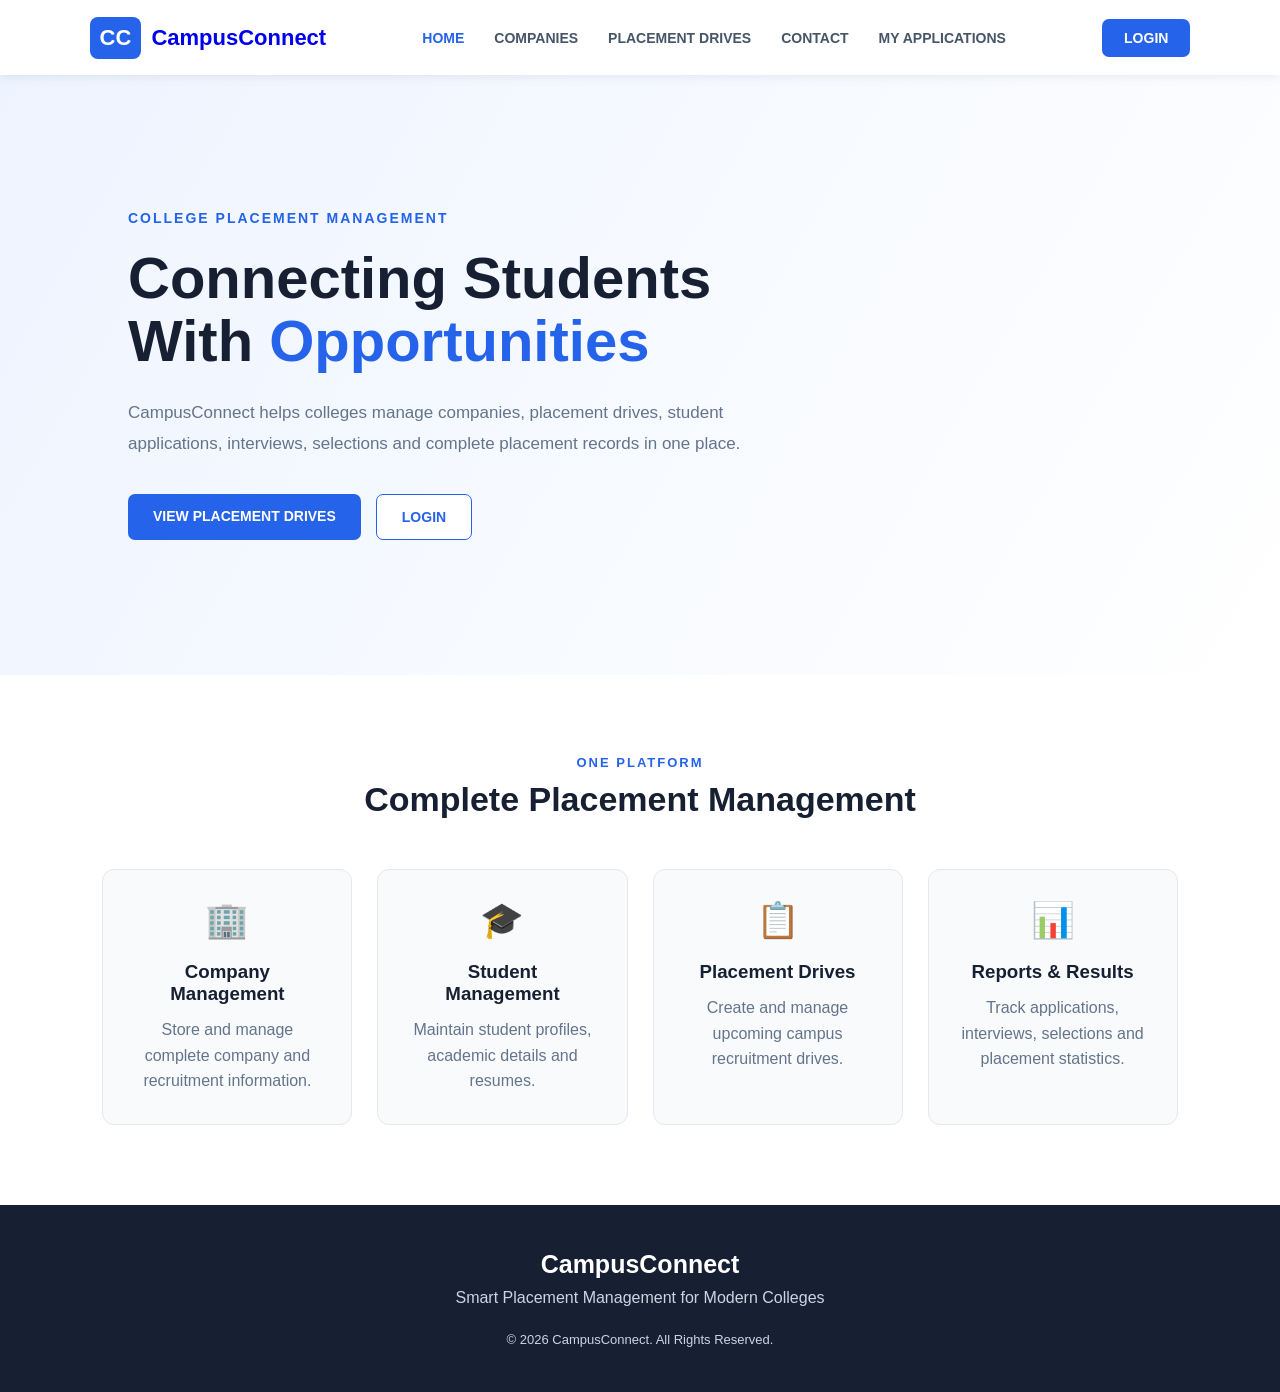
<file: frontend/index.html>
<!doctype html>
<html lang="en">
  <head>
    <meta charset="UTF-8" />
    <meta name="viewport" content="width=device-width, initial-scale=1.0" />

    <title>CampusConnect | Placement Management System</title>

    <link rel="stylesheet" href="style.css" />
  </head>

  <body>
    <!-- ================= NAVBAR ================= -->

    <header class="navbar">
      <a href="index.html" class="logo">
        <span>CC</span>
        CampusConnect
      </a>

      <nav>
        <a href="index.html" class="active">HOME</a>
        <a href="companies.html">COMPANIES</a>
        <a href="drives.html">PLACEMENT DRIVES</a>
        <a href="contact.html">CONTACT</a>
        <a href="my-applications.html">MY APPLICATIONS</a>
      </nav>

      <a href="login.html" class="login-btn"> LOGIN </a>
    </header>

    <!-- ================= HERO SECTION ================= -->

    <section class="hero">
      <div class="hero-content">
        <p class="small-title">COLLEGE PLACEMENT MANAGEMENT</p>

        <h1>
          Connecting Students<br />
          With <span>Opportunities</span>
        </h1>

        <p class="hero-text">
          CampusConnect helps colleges manage companies, placement drives,
          student applications, interviews, selections and complete placement
          records in one place.
        </p>

        <div class="hero-buttons">
          <a href="drives.html" class="primary-btn"> VIEW PLACEMENT DRIVES </a>

          <a href="login.html" class="secondary-btn"> LOGIN </a>
        </div>
      </div>
    </section>

    <!-- ================= FEATURES ================= -->

    <section class="features">
      <div class="section-heading">
        <p>ONE PLATFORM</p>

        <h2>Complete Placement Management</h2>
      </div>

      <div class="feature-container">
        <div class="feature-card">
          <div class="feature-icon">🏢</div>

          <h3>Company Management</h3>

          <p>Store and manage complete company and recruitment information.</p>
        </div>

        <div class="feature-card">
          <div class="feature-icon">🎓</div>

          <h3>Student Management</h3>

          <p>Maintain student profiles, academic details and resumes.</p>
        </div>

        <div class="feature-card">
          <div class="feature-icon">📋</div>

          <h3>Placement Drives</h3>

          <p>Create and manage upcoming campus recruitment drives.</p>
        </div>

        <div class="feature-card">
          <div class="feature-icon">📊</div>

          <h3>Reports & Results</h3>

          <p>
            Track applications, interviews, selections and placement statistics.
          </p>
        </div>
      </div>
    </section>

    <!-- ================= FOOTER ================= -->

    <footer>
      <div class="footer-logo">CampusConnect</div>

      <p>Smart Placement Management for Modern Colleges</p>

      <p class="copyright">© 2026 CampusConnect. All Rights Reserved.</p>
    </footer>

    <script src="script.js"></script>
  </body>
</html>
</file>
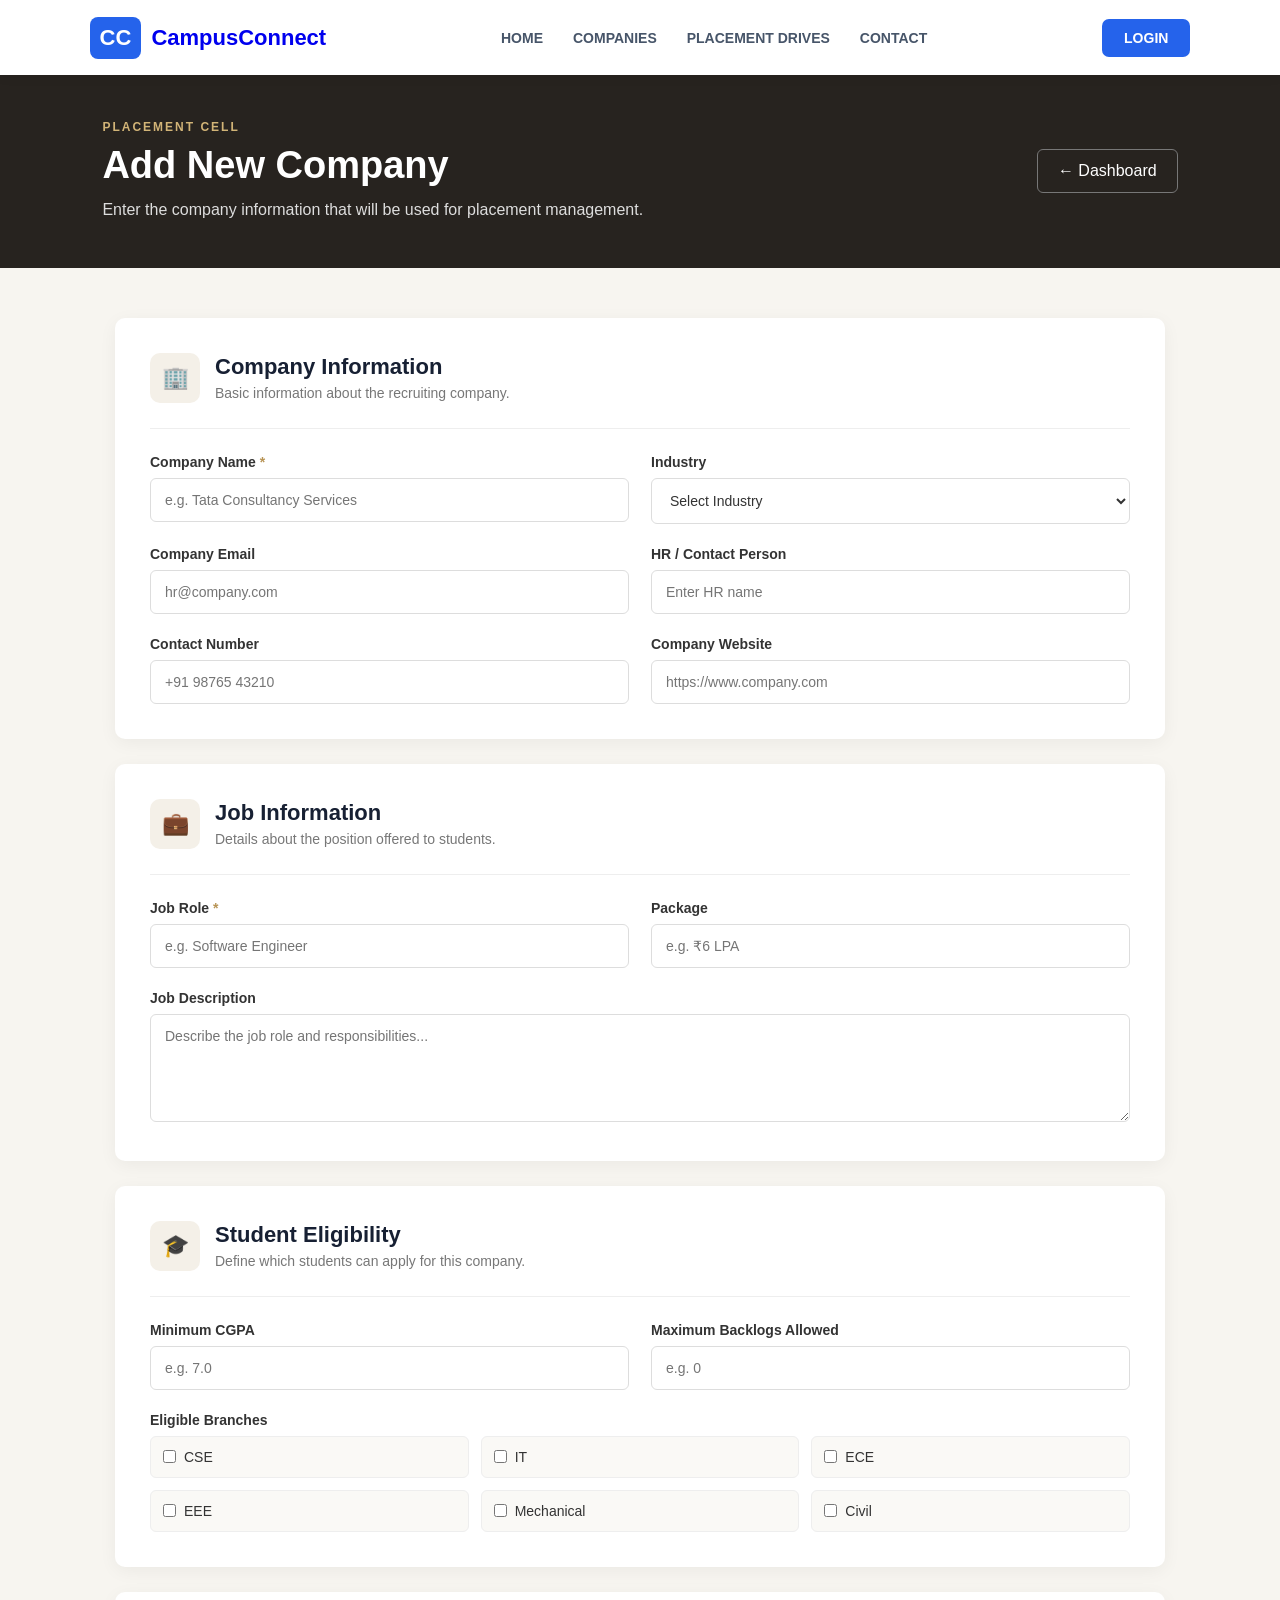
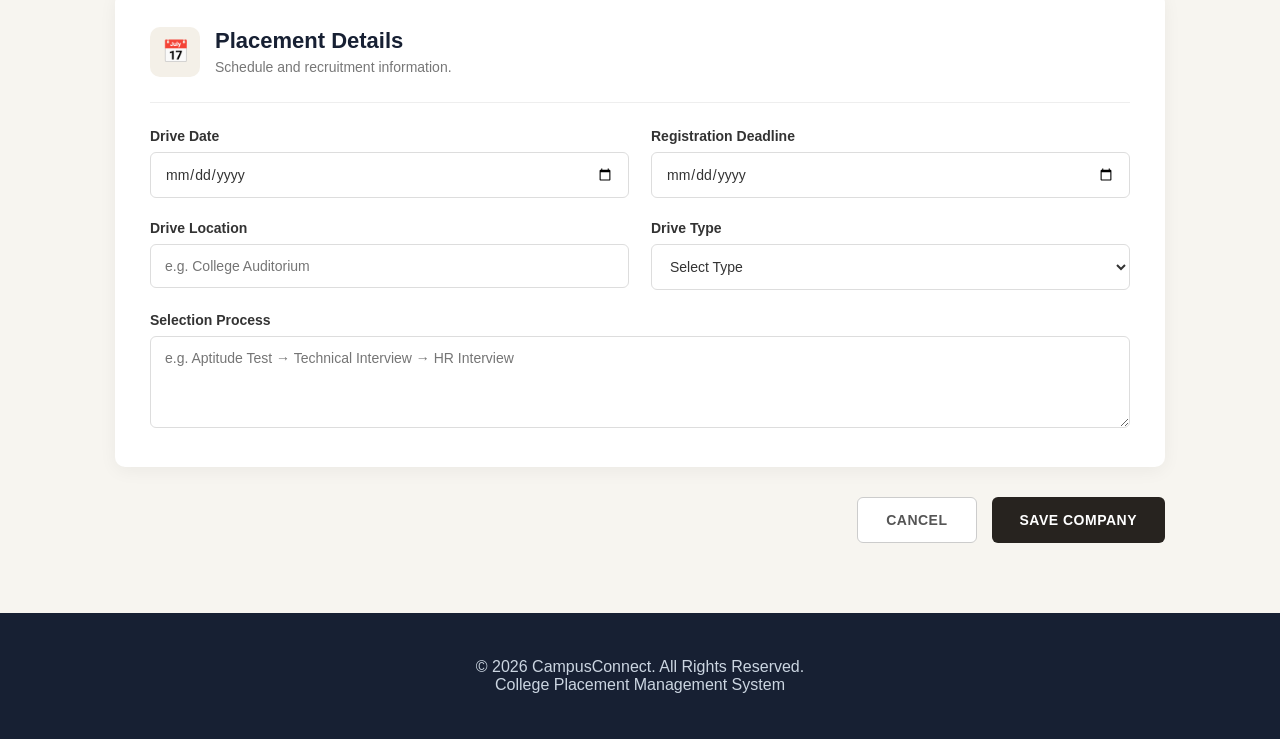
<file: frontend/add-company.html>
<!doctype html>
<html lang="en">
  <head>
    <meta charset="UTF-8" />
    <meta name="viewport" content="width=device-width, initial-scale=1.0" />

    <title>Add Company | CampusConnect</title>

    <link rel="stylesheet" href="style.css" />
    <link rel="stylesheet" href="add-company.css" />
  </head>

  <body>
    <!-- ================= NAVBAR ================= -->

    <header class="navbar">
      <a href="index.html" class="logo">
        <span>CC</span>
        CampusConnect
      </a>

      <nav>
        <a href="index.html">HOME</a>

        <a href="companies.html">COMPANIES</a>

        <a href="drives.html">PLACEMENT DRIVES</a>

        <a href="contact.html">CONTACT</a>
      </nav>

      <a href="login.html" class="login-btn">LOGIN</a>
    </header>

    <!-- ================= PAGE HEADER ================= -->

    <section class="form-page-header">
      <div>
        <p>PLACEMENT CELL</p>

        <h1>Add New Company</h1>

        <span>
          Enter the company information that will be used for placement
          management.
        </span>
      </div>

      <a href="admin-dashboard.html" class="back-btn"> ← Dashboard </a>
    </section>

    <!-- ================= COMPANY FORM ================= -->

    <main class="company-form-page">
      <form id="companyForm">
        <!-- BASIC INFORMATION -->

        <section class="form-card">
          <div class="form-card-title">
            <div class="form-section-icon">🏢</div>

            <div>
              <h2>Company Information</h2>

              <p>Basic information about the recruiting company.</p>
            </div>
          </div>

          <div class="form-grid">
            <div class="form-group">
              <label for="companyName"> Company Name <span>*</span> </label>

              <input
                type="text"
                id="companyName"
                placeholder="e.g. Tata Consultancy Services"
                required
              />
            </div>

            <div class="form-group">
              <label for="industry"> Industry </label>

              <select id="industry">
                <option value="">Select Industry</option>

                <option>Information Technology</option>
                <option>Software Development</option>
                <option>Banking & Finance</option>
                <option>Consulting</option>
                <option>Manufacturing</option>
                <option>Healthcare</option>
                <option>Education</option>
                <option>Telecommunication</option>
                <option>Retail</option>
                <option>Other</option>
              </select>
            </div>

            <div class="form-group">
              <label for="companyEmail"> Company Email </label>

              <input
                type="email"
                id="companyEmail"
                placeholder="hr@company.com"
              />
            </div>

            <div class="form-group">
              <label for="contactPerson"> HR / Contact Person </label>

              <input
                type="text"
                id="contactPerson"
                placeholder="Enter HR name"
              />
            </div>

            <div class="form-group">
              <label for="contactNumber"> Contact Number </label>

              <input
                type="tel"
                id="contactNumber"
                placeholder="+91 98765 43210"
              />
            </div>

            <div class="form-group">
              <label for="website"> Company Website </label>

              <input
                type="url"
                id="website"
                placeholder="https://www.company.com"
              />
            </div>
          </div>
        </section>

        <!-- JOB INFORMATION -->

        <section class="form-card">
          <div class="form-card-title">
            <div class="form-section-icon">💼</div>

            <div>
              <h2>Job Information</h2>

              <p>Details about the position offered to students.</p>
            </div>
          </div>

          <div class="form-grid">
            <div class="form-group">
              <label for="jobRole"> Job Role <span>*</span> </label>

              <input
                type="text"
                id="jobRole"
                placeholder="e.g. Software Engineer"
                required
              />
            </div>

            <div class="form-group">
              <label for="package"> Package </label>

              <input type="text" id="package" placeholder="e.g. ₹6 LPA" />
            </div>

            <div class="form-group full-width">
              <label for="jobDescription"> Job Description </label>

              <textarea
                id="jobDescription"
                rows="5"
                placeholder="Describe the job role and responsibilities..."
              ></textarea>
            </div>
          </div>
        </section>

        <!-- ELIGIBILITY -->

        <section class="form-card">
          <div class="form-card-title">
            <div class="form-section-icon">🎓</div>

            <div>
              <h2>Student Eligibility</h2>

              <p>Define which students can apply for this company.</p>
            </div>
          </div>

          <div class="form-grid">
            <div class="form-group">
              <label for="minCGPA"> Minimum CGPA </label>

              <input
                type="number"
                id="minCGPA"
                placeholder="e.g. 7.0"
                min="0"
                max="10"
                step="0.1"
              />
            </div>

            <div class="form-group">
              <label for="maxBacklogs"> Maximum Backlogs Allowed </label>

              <input
                type="number"
                id="maxBacklogs"
                placeholder="e.g. 0"
                min="0"
              />
            </div>

            <div class="form-group full-width">
              <label> Eligible Branches </label>

              <div class="checkbox-grid">
                <label>
                  <input type="checkbox" value="CSE" />
                  CSE
                </label>

                <label>
                  <input type="checkbox" value="IT" />
                  IT
                </label>

                <label>
                  <input type="checkbox" value="ECE" />
                  ECE
                </label>

                <label>
                  <input type="checkbox" value="EEE" />
                  EEE
                </label>

                <label>
                  <input type="checkbox" value="ME" />
                  Mechanical
                </label>

                <label>
                  <input type="checkbox" value="CE" />
                  Civil
                </label>
              </div>
            </div>
          </div>
        </section>

        <!-- PLACEMENT DETAILS -->

        <section class="form-card">
          <div class="form-card-title">
            <div class="form-section-icon">📅</div>

            <div>
              <h2>Placement Details</h2>

              <p>Schedule and recruitment information.</p>
            </div>
          </div>

          <div class="form-grid">
            <div class="form-group">
              <label for="driveDate"> Drive Date </label>

              <input type="date" id="driveDate" />
            </div>

            <div class="form-group">
              <label for="deadline"> Registration Deadline </label>

              <input type="date" id="deadline" />
            </div>

            <div class="form-group">
              <label for="location"> Drive Location </label>

              <input
                type="text"
                id="location"
                placeholder="e.g. College Auditorium"
              />
            </div>

            <div class="form-group">
              <label for="driveType"> Drive Type </label>

              <select id="driveType">
                <option value="">Select Type</option>

                <option>On Campus</option>
                <option>Off Campus</option>
                <option>Virtual</option>
              </select>
            </div>

            <div class="form-group full-width">
              <label for="selectionProcess"> Selection Process </label>

              <textarea
                id="selectionProcess"
                rows="4"
                placeholder="e.g. Aptitude Test → Technical Interview → HR Interview"
              ></textarea>
            </div>
          </div>
        </section>

        <!-- ================= BUTTONS ================= -->

        <div class="form-actions">
          <a href="admin-dashboard.html" class="cancel-btn"> CANCEL </a>

          <button type="submit" class="save-company-btn">SAVE COMPANY</button>
        </div>
      </form>
    </main>

    <!-- ================= FOOTER ================= -->

    <footer>
      <p>© 2026 CampusConnect. All Rights Reserved.</p>

      <p>College Placement Management System</p>
    </footer>

    <!-- ================= JAVASCRIPT ================= -->

    <script src="script.js"></script>
    <script src="add-company.js"></script>
    <script src="navbar.js"></script>
  </body>
</html>
</file>
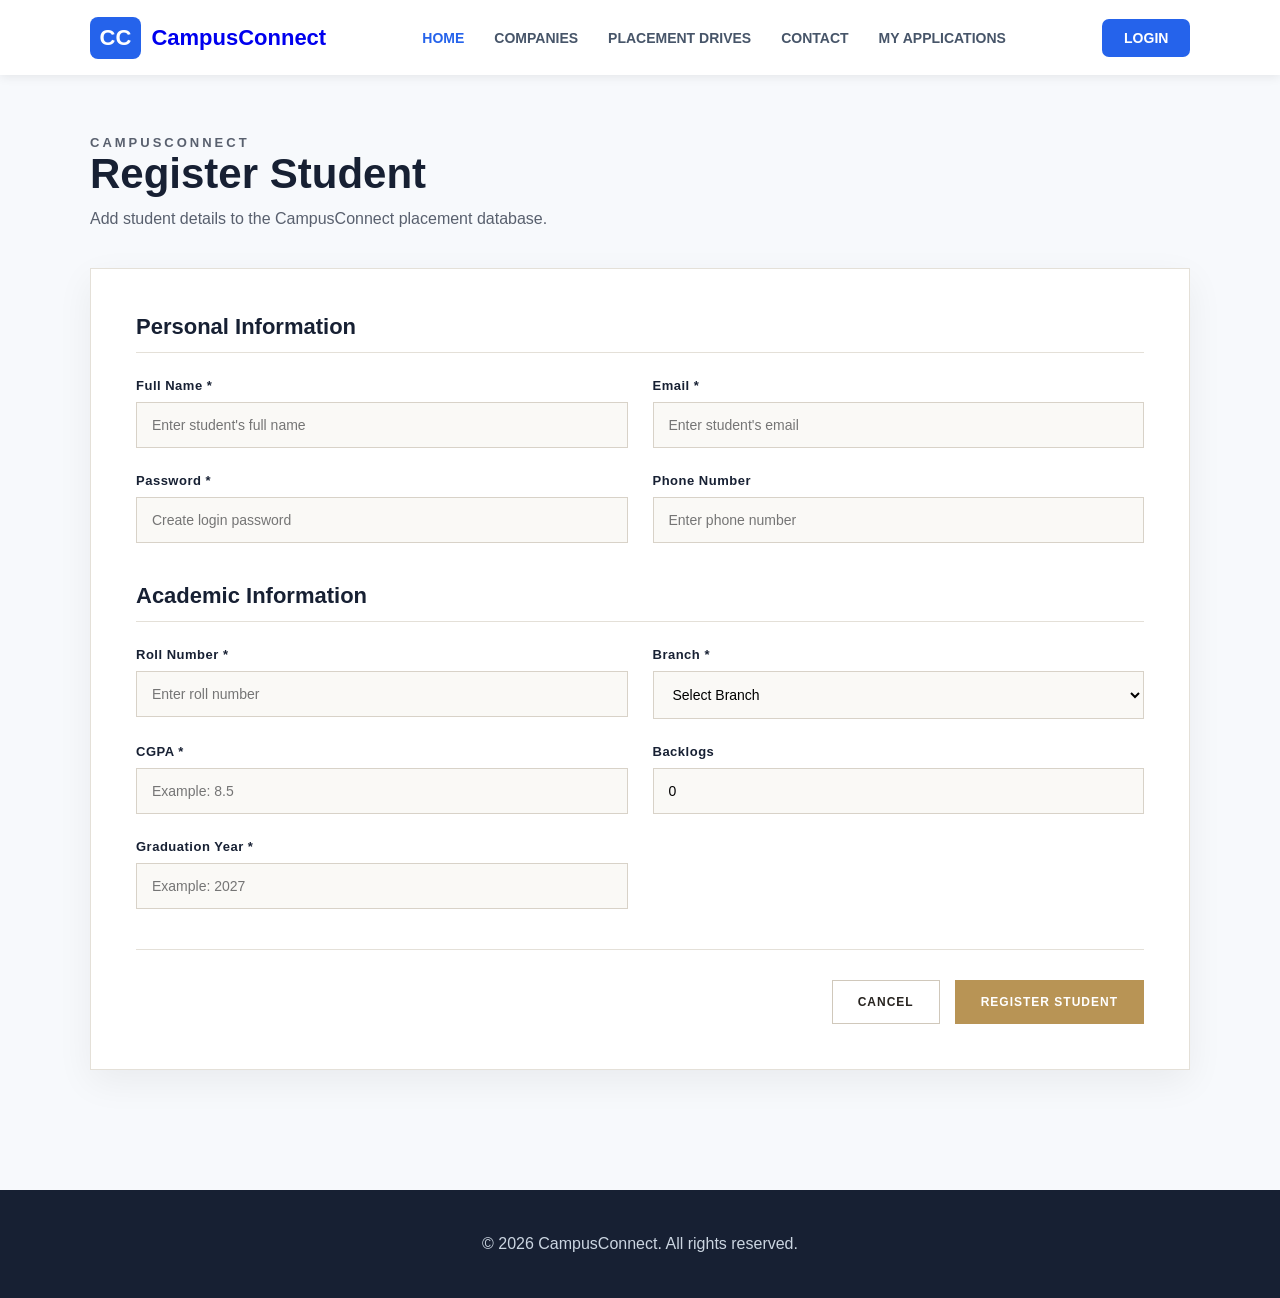
<file: frontend/add-student.html>
<!doctype html>
<html lang="en">
  <head>
    <meta charset="UTF-8" />
    <meta name="viewport" content="width=device-width, initial-scale=1.0" />

    <title>CampusConnect | Add Student</title>

    <link rel="stylesheet" href="style.css" />
  </head>

  <body>
    <!-- ================= NAVBAR ================= -->

    <header class="navbar">
      <a href="index.html" class="logo">
        <span>CC</span>
        CampusConnect
      </a>

      <nav>
        <a href="index.html" class="active">HOME</a>
        <a href="companies.html">COMPANIES</a>
        <a href="drives.html">PLACEMENT DRIVES</a>
        <a href="contact.html">CONTACT</a>
        <a href="my-applications.html">MY APPLICATIONS</a>
      </nav>

      <a href="login.html" class="login-btn"> LOGIN </a>
    </header>

    <!-- ================= ADD STUDENT ================= -->

    <main class="add-student-section">
      <div class="page-header">
        <div>
          <p class="section-label">CAMPUSCONNECT</p>

          <h1>Register Student</h1>

          <p>Add student details to the CampusConnect placement database.</p>
        </div>
      </div>

      <!-- ================= FORM ================= -->

      <form id="studentForm" class="student-form">
        <!-- PERSONAL INFORMATION -->

        <section class="form-section">
          <h2>Personal Information</h2>

          <div class="form-grid">
            <div class="form-group">
              <label for="fullName"> Full Name * </label>

              <input
                type="text"
                id="fullName"
                placeholder="Enter student's full name"
                required
              />
            </div>

            <div class="form-group">
              <label for="email"> Email * </label>

              <input
                type="email"
                id="email"
                placeholder="Enter student's email"
                required
              />
            </div>

            <div class="form-group">
              <label for="password"> Password * </label>

              <input
                type="password"
                id="password"
                placeholder="Create login password"
                required
              />
            </div>

            <div class="form-group">
              <label for="phone"> Phone Number </label>

              <input type="tel" id="phone" placeholder="Enter phone number" />
            </div>
          </div>
        </section>

        <!-- ACADEMIC INFORMATION -->

        <section class="form-section">
          <h2>Academic Information</h2>

          <div class="form-grid">
            <div class="form-group">
              <label for="rollNumber"> Roll Number * </label>

              <input
                type="text"
                id="rollNumber"
                placeholder="Enter roll number"
                required
              />
            </div>

            <div class="form-group">
              <label for="branch"> Branch * </label>

              <select id="branch" required>
                <option value="">Select Branch</option>

                <option value="CSE">Computer Science & Engineering</option>

                <option value="IT">Information Technology</option>

                <option value="ECE">Electronics & Communication</option>

                <option value="EEE">Electrical & Electronics</option>

                <option value="ME">Mechanical Engineering</option>

                <option value="CE">Civil Engineering</option>
              </select>
            </div>

            <div class="form-group">
              <label for="cgpa"> CGPA * </label>

              <input
                type="number"
                id="cgpa"
                placeholder="Example: 8.5"
                min="0"
                max="10"
                step="0.01"
                required
              />
            </div>

            <div class="form-group">
              <label for="backlogs"> Backlogs </label>

              <input
                type="number"
                id="backlogs"
                placeholder="Example: 0"
                min="0"
                value="0"
              />
            </div>

            <div class="form-group">
              <label for="graduationYear"> Graduation Year * </label>

              <input
                type="number"
                id="graduationYear"
                placeholder="Example: 2027"
                min="2020"
                max="2100"
                required
              />
            </div>
          </div>
        </section>

        <!-- BUTTONS -->

        <div class="form-actions">
          <a href="students.html" class="cancel-btn"> CANCEL </a>

          <button type="submit" class="save-btn">REGISTER STUDENT</button>
        </div>
      </form>
    </main>

    <!-- ================= FOOTER ================= -->

    <footer>
      <p>© 2026 CampusConnect. All rights reserved.</p>
    </footer>

    <!-- ================= JAVASCRIPT ================= -->

    <script src="script.js"></script>
    <script src="add-student.js"></script>
    <script src="navbar.js"></script>
  </body>
</html>
</file>
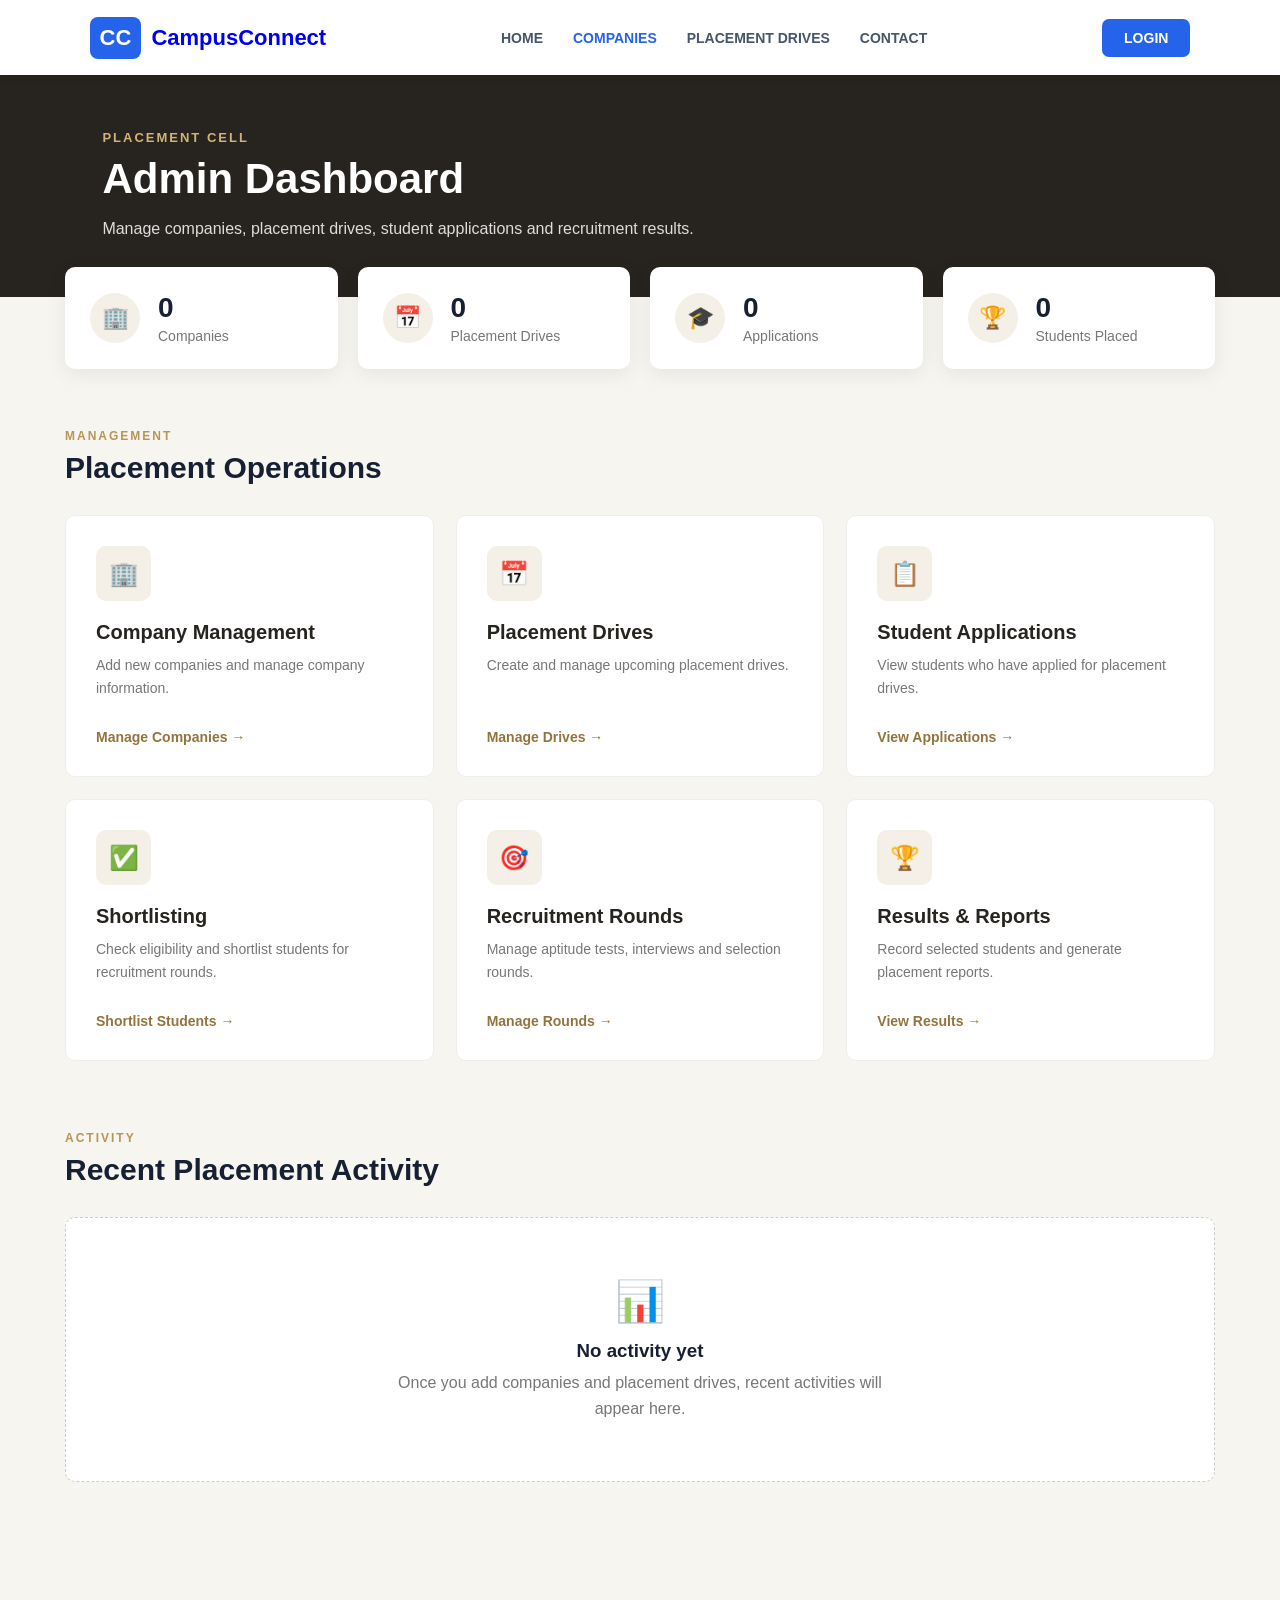
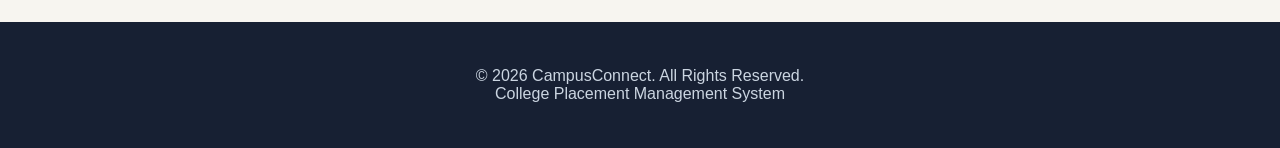
<file: frontend/admin.html>
<!doctype html>
<html lang="en">
  <head>
    <meta charset="UTF-8" />
    <meta name="viewport" content="width=device-width, initial-scale=1.0" />

    <title>Admin Dashboard | CampusConnect</title>
<link rel="stylesheet" href="style.css">
    <link rel="stylesheet" href="admin.css" />
  </head>

  <body>
    <!-- ================= NAVBAR ================= -->

    <header class="navbar">
      <a href="index.html" class="logo">
        <span>CC</span>
        CampusConnect
      </a>

      <nav>
        <a href="index.html">HOME</a>

        <a href="companies.html" class="active">COMPANIES</a>

        <a href="drives.html">PLACEMENT DRIVES</a>

        <a href="contact.html">CONTACT</a>
      </nav>

      <a href="login.html" class="login-btn"> LOGIN </a>
    </header>

    <!-- ================= DASHBOARD ================= -->

    <main class="admin-dashboard">
      <!-- Dashboard Header -->

      <section class="dashboard-header">
        <div>
          <p class="dashboard-label">PLACEMENT CELL</p>

          <h1>Admin Dashboard</h1>

          <p>
            Manage companies, placement drives, student applications and
            recruitment results.
          </p>
        </div>
      </section>

      <!-- ================= STATISTICS ================= -->

      <section class="dashboard-stats">
        <div class="stat-card">
          <div class="stat-icon">🏢</div>

          <div>
            <h2>0</h2>
            <p>Companies</p>
          </div>
        </div>

        <div class="stat-card">
          <div class="stat-icon">📅</div>

          <div>
            <h2>0</h2>
            <p>Placement Drives</p>
          </div>
        </div>

        <div class="stat-card">
          <div class="stat-icon">🎓</div>

          <div>
            <h2>0</h2>
            <p>Applications</p>
          </div>
        </div>

        <div class="stat-card">
          <div class="stat-icon">🏆</div>

          <div>
            <h2>0</h2>
            <p>Students Placed</p>
          </div>
        </div>
      </section>

      <!-- ================= MANAGEMENT ================= -->

      <section class="management-section">
        <div class="section-title">
          <p>MANAGEMENT</p>

          <h2>Placement Operations</h2>
        </div>

        <div class="management-grid">
          <!-- COMPANY -->

          <a href="manage-companies.html" class="management-card">
            <div class="management-icon">🏢</div>

            <h3>Company Management</h3>

            <p>Add new companies and manage company information.</p>

            <span> Manage Companies → </span>
          </a>

          <!-- DRIVES -->

          <a href="add-drive.html" class="management-card">
            <div class="management-icon">📅</div>

            <h3>Placement Drives</h3>

            <p>Create and manage upcoming placement drives.</p>

            <span> Manage Drives → </span>
          </a>

          <!-- APPLICATIONS -->

          <a href="#" class="management-card">
            <div class="management-icon">📋</div>

            <h3>Student Applications</h3>

            <p>View students who have applied for placement drives.</p>

            <span> View Applications → </span>
          </a>

          <!-- SHORTLIST -->

          <a href="#" class="management-card">
            <div class="management-icon">✅</div>

            <h3>Shortlisting</h3>

            <p>
              Check eligibility and shortlist students for recruitment rounds.
            </p>

            <span> Shortlist Students → </span>
          </a>

          <!-- INTERVIEW -->

          <a href="#" class="management-card">
            <div class="management-icon">🎯</div>

            <h3>Recruitment Rounds</h3>

            <p>Manage aptitude tests, interviews and selection rounds.</p>

            <span> Manage Rounds → </span>
          </a>

          <!-- RESULTS -->

          <a href="#" class="management-card">
            <div class="management-icon">🏆</div>

            <h3>Results & Reports</h3>

            <p>Record selected students and generate placement reports.</p>

            <span> View Results → </span>
          </a>
        </div>
      </section>

      <!-- ================= RECENT ACTIVITY ================= -->

      <section class="recent-section">
        <div class="section-title">
          <p>ACTIVITY</p>

          <h2>Recent Placement Activity</h2>
        </div>

        <div class="empty-activity">
          <div>📊</div>

          <h3>No activity yet</h3>

          <p>
            Once you add companies and placement drives, recent activities will
            appear here.
          </p>
        </div>
      </section>
    </main>

    <!-- ================= FOOTER ================= -->

    <footer>
      <p>© 2026 CampusConnect. All Rights Reserved.</p>

      <p>College Placement Management System</p>
    </footer>
  </body>
</html>
</file>
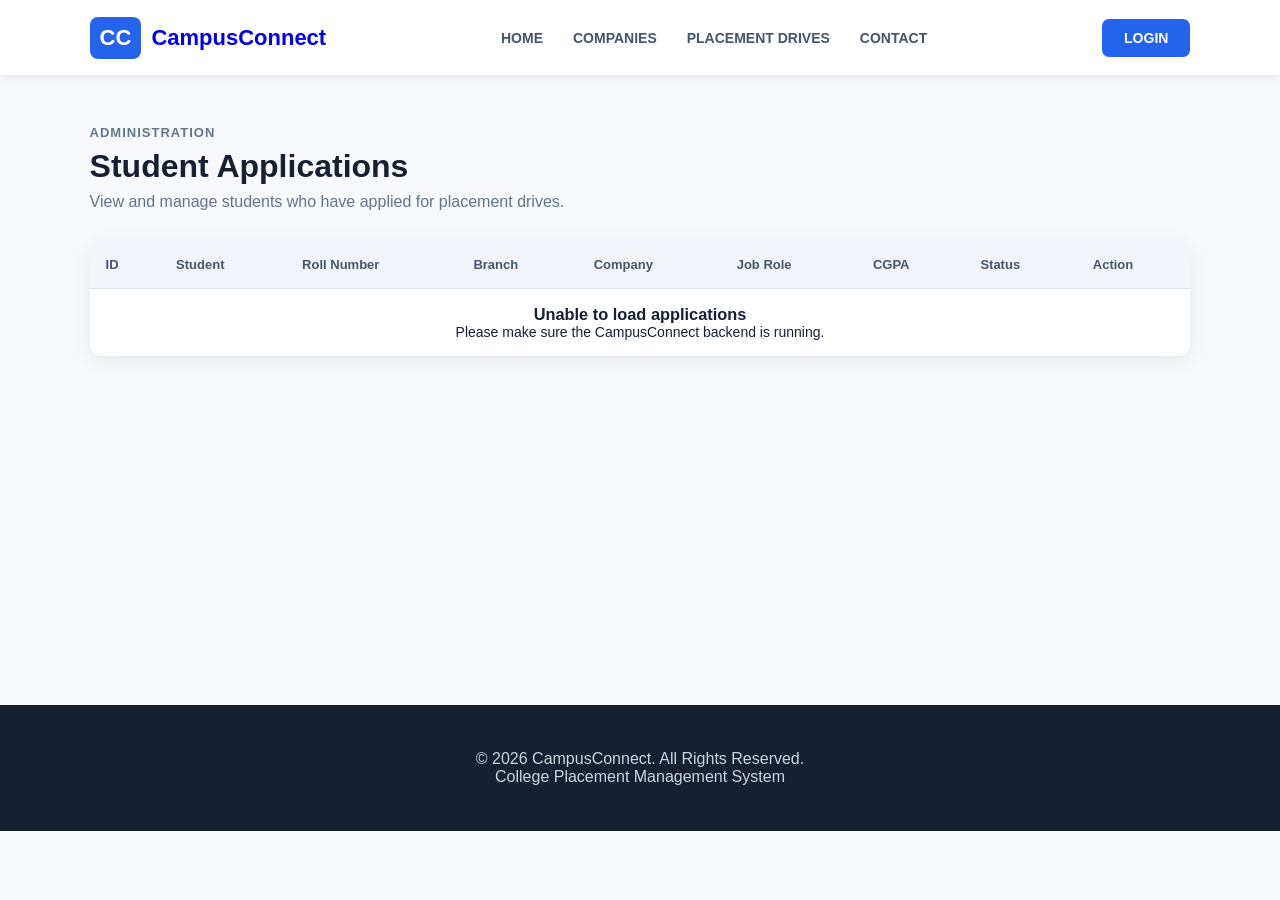
<file: frontend/applications.html>
<!doctype html>

<html lang="en">
  <head>
    <meta charset="UTF-8" />
    <meta name="viewport" content="width=device-width, initial-scale=1.0" />

    <title>Applications | CampusConnect</title>

    <link rel="stylesheet" href="style.css" />

    <style>
      .applications-section {
        padding: 50px 7%;
        min-height: 70vh;
      }

      .applications-header {
        margin-bottom: 30px;
      }

      .section-label {
        color: #2563eb;
        font-size: 13px;
        font-weight: bold;
        letter-spacing: 1px;
        margin-bottom: 8px;
      }

      .applications-header h1 {
        font-size: 32px;
        margin-bottom: 8px;
      }

      .applications-header p {
        color: #64748b;
      }

      .application-table-container {
        background: white;
        border-radius: 12px;
        box-shadow: 0 4px 20px rgba(0, 0, 0, 0.08);
        overflow-x: auto;
      }

      .application-table {
        width: 100%;
        border-collapse: collapse;
        min-width: 900px;
      }

      .application-table th {
        background: #f1f5f9;
        padding: 16px;
        text-align: left;
        font-size: 13px;
        color: #475569;
      }

      .application-table td {
        padding: 16px;
        border-top: 1px solid #e2e8f0;
        font-size: 14px;
      }

      .status {
        padding: 6px 12px;
        border-radius: 20px;
        font-size: 12px;
        font-weight: bold;
      }

      .status-applied {
        background: #dbeafe;
        color: #1d4ed8;
      }

      .status-shortlisted {
        background: #fef3c7;
        color: #92400e;
      }

      .status-selected {
        background: #dcfce7;
        color: #166534;
      }

      .status-rejected {
        background: #fee2e2;
        color: #991b1b;
      }

      .action-btn {
        border: none;
        padding: 8px 12px;
        border-radius: 6px;
        cursor: pointer;
        font-size: 12px;
        font-weight: bold;
        margin-right: 5px;
      }

      .shortlist-btn {
        background: #f59e0b;
        color: white;
      }

      .select-btn {
        background: #16a34a;
        color: white;
      }

      .reject-btn {
        background: #dc2626;
        color: white;
      }

      .action-btn:hover {
        opacity: 0.85;
      }

      .empty-message {
        text-align: center;
        padding: 50px;
        color: #64748b;
      }
    </style>
  </head>

  <body>
    <!-- ================= NAVBAR ================= -->

    <header class="navbar">
      <a href="index.html" class="logo">
        <span>CC</span>
        CampusConnect
      </a>

      <nav>
        <a href="index.html">HOME</a>
        <a href="companies.html">COMPANIES</a>
        <a href="drives.html">PLACEMENT DRIVES</a>
        <a href="contact.html">CONTACT</a>
      </nav>

      <a href="login.html" class="login-btn"> LOGIN </a>
    </header>

    <!-- ================= APPLICATIONS ================= -->

    <section class="applications-section">
      <div class="applications-header">
        <p class="section-label">ADMINISTRATION</p>

        <h1>Student Applications</h1>

        <p>View and manage students who have applied for placement drives.</p>
      </div>

      <div class="application-table-container">
        <table class="application-table">
          <thead>
            <tr>
              <th>ID</th>
              <th>Student</th>
              <th>Roll Number</th>
              <th>Branch</th>
              <th>Company</th>
              <th>Job Role</th>
              <th>CGPA</th>
              <th>Status</th>
              <th>Action</th>
            </tr>
          </thead>

          <tbody id="applicationsTableBody">
            <tr>
              <td colspan="9">
                <div class="empty-message">Loading applications...</div>
              </td>
            </tr>
          </tbody>
        </table>
      </div>
    </section>

    <!-- ================= FOOTER ================= -->

    <footer>
      <p>© 2026 CampusConnect. All Rights Reserved.</p>

      <p>College Placement Management System</p>
    </footer>

    <!-- ================= JAVASCRIPT ================= -->

    <script src="applications.js"></script>
    <script src="navbar.js"></script>
  </body>
</html>
</file>
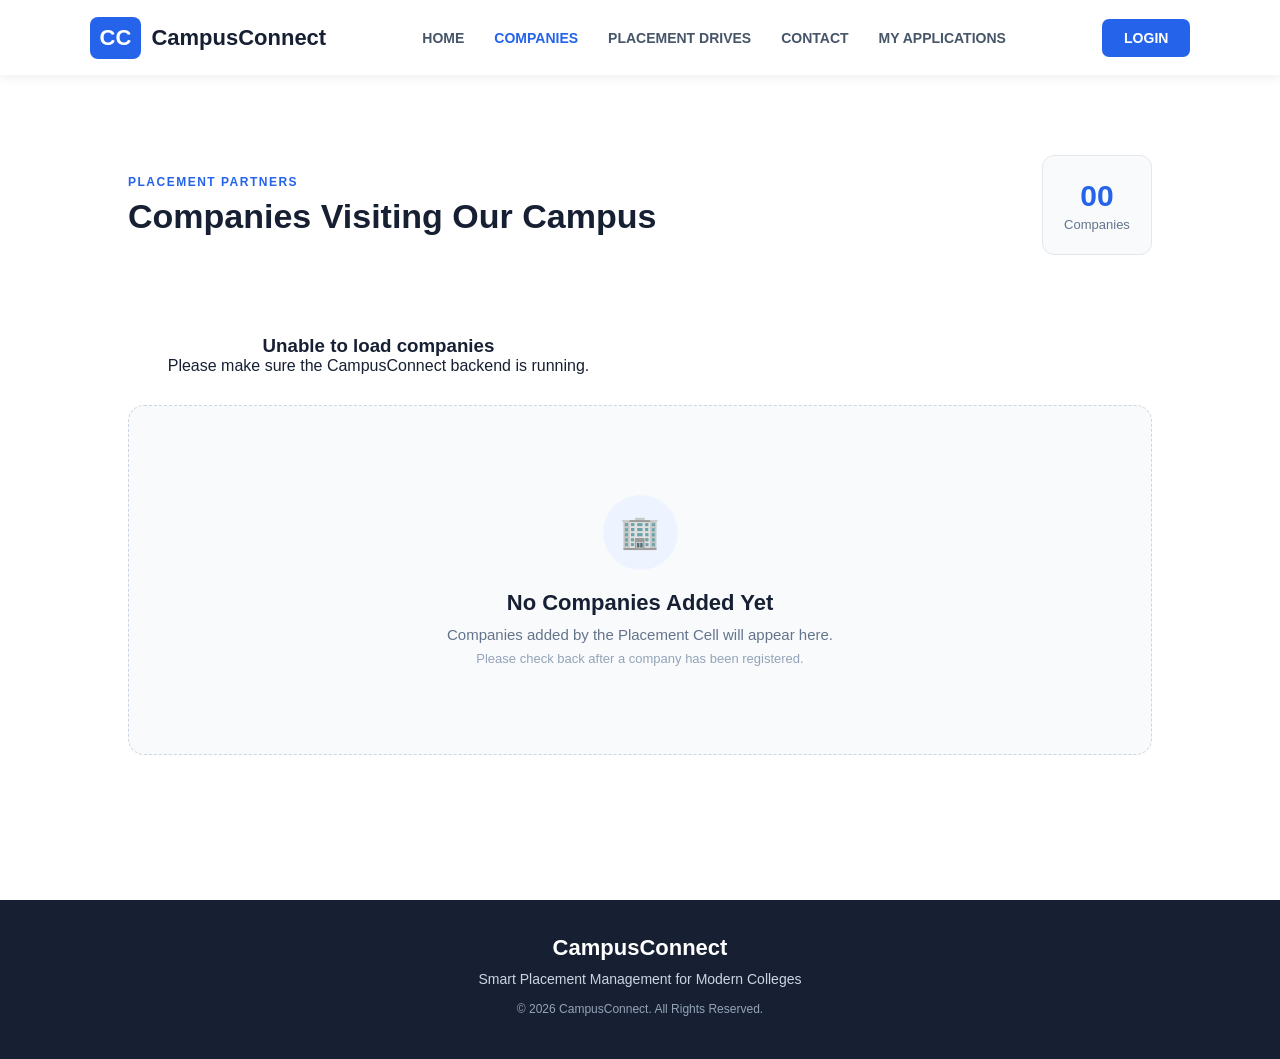
<file: frontend/companies.html>
<!doctype html>
<html lang="en">
  <head>
    <meta charset="UTF-8" />
    <meta name="viewport" content="width=device-width, initial-scale=1.0" />

    <title>Companies | CampusConnect</title>

    <link rel="stylesheet" href="style.css" />
    <link rel="stylesheet" href="companies.css" />
  </head>

  <body>
    <!-- ================= NAVBAR ================= -->

    <header class="navbar">
      <a href="index.html" class="logo">
        <span>CC</span>
        CampusConnect
      </a>

      <nav>
        <a href="index.html">HOME</a>

        <a href="companies.html" class="active">COMPANIES</a>

        <a href="drives.html">PLACEMENT DRIVES</a>

        <a href="contact.html">CONTACT</a>
        <a href="my-applications.html">MY APPLICATIONS</a>
      </nav>

      <a href="login.html" class="login-btn">LOGIN</a>
    </header>

    <!-- =====================================================
                         COMPANY SECTION
    ====================================================== -->

    <section class="company-section">
      <div class="company-heading">
        <div>
          <p class="section-label">PLACEMENT PARTNERS</p>

          <h2>Companies Visiting Our Campus</h2>
        </div>

        <div class="company-count">
          <strong>00</strong>

          <span>Companies</span>
        </div>
      </div>

      <!-- =================================================
                         EMPTY COMPANY STATE
      ================================================== -->
      <!-- =========================================================
                    COMPANY LIST
========================================================= -->

      <div class="company-grid"></div>

      <!-- =========================================================
                    EMPTY STATE
========================================================= -->

      <div class="empty-company">
        <div class="empty-company-icon">🏢</div>

        <h3>No Companies Added Yet</h3>

        <p>Companies added by the Placement Cell will appear here.</p>

        <span> Please check back after a company has been registered. </span>
      </div>
    </section>

    <!-- =====================================================
                         FOOTER
    ====================================================== -->

    <footer>
      <div class="footer-logo">CampusConnect</div>

      <p>Smart Placement Management for Modern Colleges</p>

      <p class="copyright">© 2026 CampusConnect. All Rights Reserved.</p>
    </footer>
    <script src="script.js"></script>
    <script src="companies.js"></script>
    <script src="navbar.js"></script>
  </body>
</html>
</file>
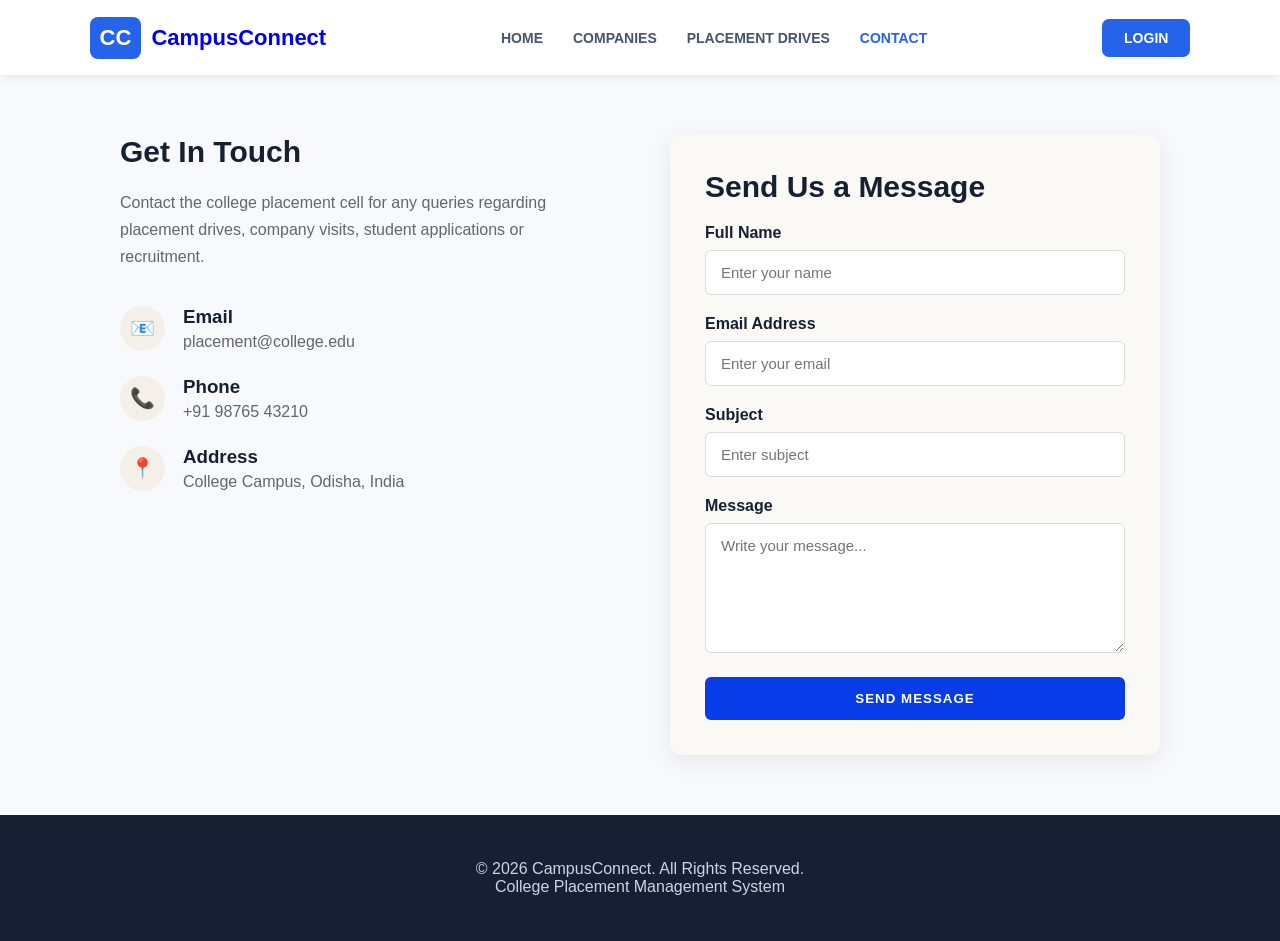
<file: frontend/contact.html>
<!doctype html>
<html lang="en">
  <head>
    <meta charset="UTF-8" />
    <meta name="viewport" content="width=device-width, initial-scale=1.0" />

    <title>Contact | CampusConnect</title>
    <link rel="stylesheet" href="style.css" />

    <link rel="stylesheet" href="contact.css" />
  </head>

  <body>
    <!-- ================= NAVBAR ================= -->

    <header class="navbar">
      <a href="index.html" class="logo">
        <span>CC</span>
        CampusConnect
      </a>

      <nav>
        <a href="index.html">HOME</a>

        <a href="companies.html">COMPANIES</a>

        <a href="drives.html">PLACEMENT DRIVES</a>

        <a href="contact.html" class="active">CONTACT</a>
      </nav>

      <a href="login.html" class="login-btn"> LOGIN </a>
    </header>

    <!-- ================= CONTACT SECTION ================= -->

    <section class="contact-section">
      <!-- Contact Information -->

      <div class="contact-info">
        <h2>Get In Touch</h2>

        <p>
          Contact the college placement cell for any queries regarding placement
          drives, company visits, student applications or recruitment.
        </p>

        <div class="contact-item">
          <div class="contact-icon">📧</div>

          <div>
            <h3>Email</h3>
            <p>placement@college.edu</p>
          </div>
        </div>

        <div class="contact-item">
          <div class="contact-icon">📞</div>

          <div>
            <h3>Phone</h3>
            <p>+91 98765 43210</p>
          </div>
        </div>

        <div class="contact-item">
          <div class="contact-icon">📍</div>

          <div>
            <h3>Address</h3>
            <p>College Campus, Odisha, India</p>
          </div>
        </div>
      </div>

      <!-- Contact Form -->

      <div class="contact-form">
        <h2>Send Us a Message</h2>

        <form id="contactForm">
          <div class="form-group">
            <label for="name">Full Name</label>

            <input
              type="text"
              id="name"
              placeholder="Enter your name"
              required
            />
          </div>

          <div class="form-group">
            <label for="email">Email Address</label>

            <input
              type="email"
              id="email"
              placeholder="Enter your email"
              required
            />
          </div>

          <div class="form-group">
            <label for="subject">Subject</label>

            <input
              type="text"
              id="subject"
              placeholder="Enter subject"
              required
            />
          </div>

          <div class="form-group">
            <label for="message">Message</label>

            <textarea
              id="message"
              rows="6"
              placeholder="Write your message..."
              required
            ></textarea>
          </div>

          <button type="submit" class="submit-btn">SEND MESSAGE</button>
        </form>
      </div>
    </section>

    <!-- ================= FOOTER ================= -->

    <footer>
      <p>© 2026 CampusConnect. All Rights Reserved.</p>

      <p>College Placement Management System</p>
    </footer>

    <script src="script.js"></script>
    <script src="navbar.js"></script>
  </body>
</html>
</file>
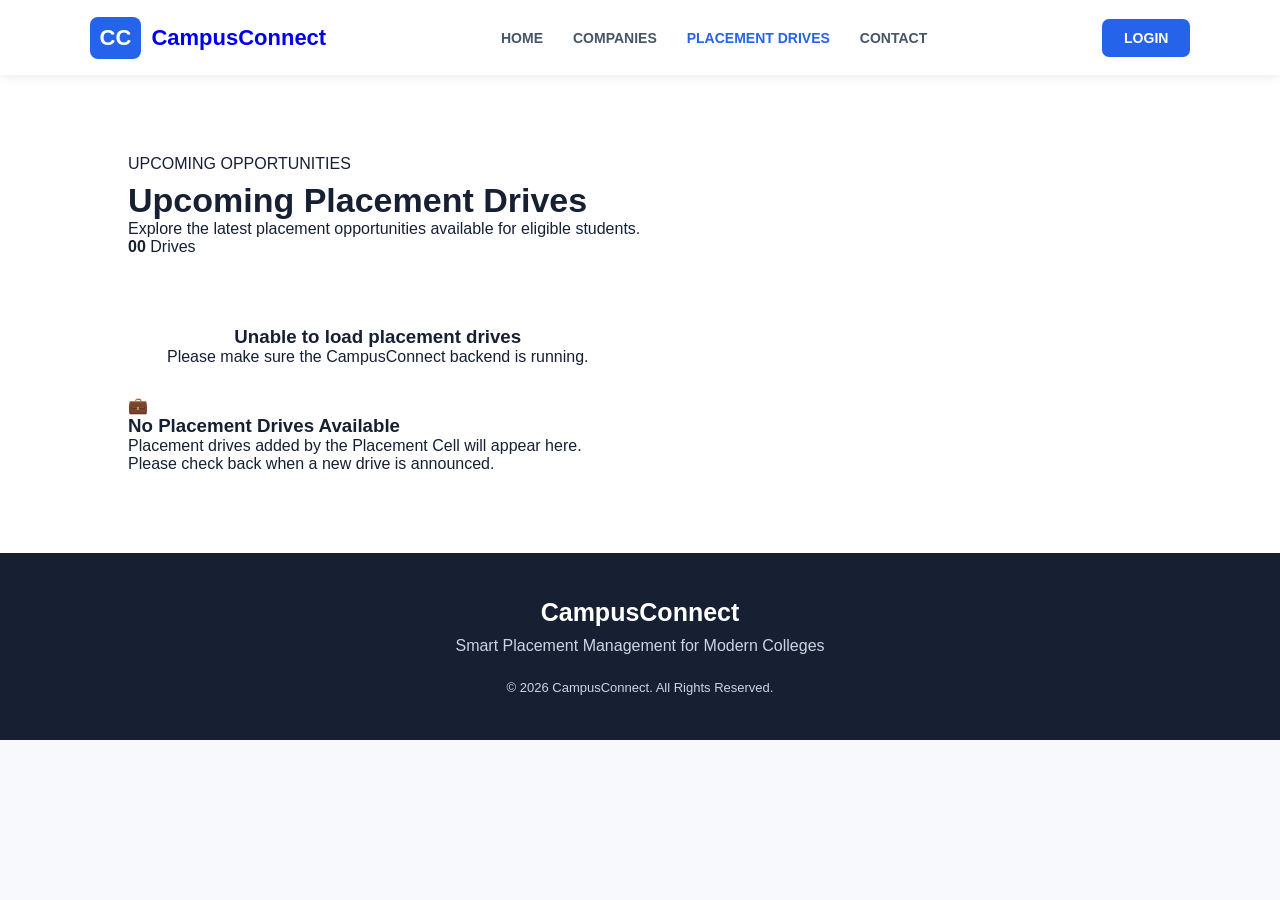
<file: frontend/drives.html>
<!doctype html>
<html lang="en">
  <head>
    <meta charset="UTF-8" />
    <meta name="viewport" content="width=device-width, initial-scale=1.0" />

    <title>Placement Drives | CampusConnect</title>

    <link rel="stylesheet" href="style.css" />
    <link rel="stylesheet" href="drive.css" />
  </head>

  <body>
    <!-- ================= NAVBAR ================= -->

    <header class="navbar">
      <a href="index.html" class="logo">
        <span>CC</span>
        CampusConnect
      </a>

      <nav>
        <a href="index.html"> HOME </a>

        <a href="companies.html"> COMPANIES </a>

        <a href="drives.html" class="active"> PLACEMENT DRIVES </a>

        <a href="contact.html"> CONTACT </a>
      </nav>

      <a href="login.html" class="login-btn"> LOGIN </a>
    </header>

    <!-- =====================================================
                         DRIVE SECTION
    ====================================================== -->

    <section class="drive-section">
      <div class="drive-heading">
        <div>
          <p class="section-label">UPCOMING OPPORTUNITIES</p>

          <h2>Upcoming Placement Drives</h2>

          <p class="drive-intro">
            Explore the latest placement opportunities available for eligible
            students.
          </p>
        </div>

        <div class="drive-count">
          <strong>00</strong>

          <span> Drives </span>
        </div>
      </div>

      <!-- =================================================
                    DYNAMIC DRIVE LIST
      ================================================== -->

      <div class="drive-grid"></div>

      <!-- =================================================
                         EMPTY STATE
      ================================================== -->

      <div class="empty-drive">
        <div class="empty-drive-icon">💼</div>

        <h3>No Placement Drives Available</h3>

        <p>Placement drives added by the Placement Cell will appear here.</p>

        <span> Please check back when a new drive is announced. </span>
      </div>
    </section>

    <!-- =====================================================
                         FOOTER
    ====================================================== -->

    <footer>
      <div class="footer-logo">CampusConnect</div>

      <p>Smart Placement Management for Modern Colleges</p>

      <p class="copyright">© 2026 CampusConnect. All Rights Reserved.</p>
    </footer>

    <!-- ================= JAVASCRIPT ================= -->

    <script src="script.js"></script>
    <script src="drive.js"></script>
    <script src="navbar.js"></script>
  </body>
</html>
</file>
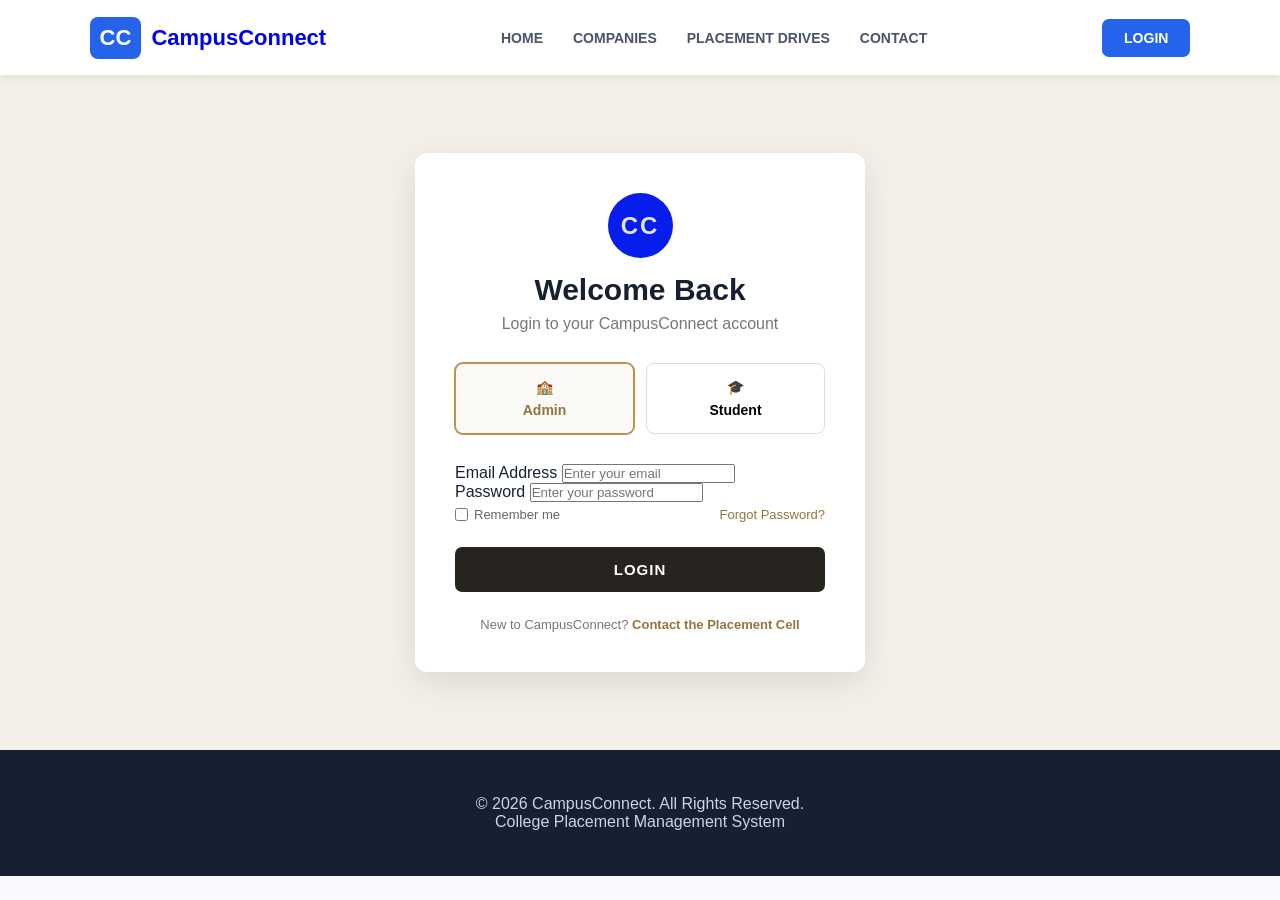
<file: frontend/login.html>
<!doctype html>
<html lang="en">
  <head>
    <meta charset="UTF-8" />
    <meta name="viewport" content="width=device-width, initial-scale=1.0" />

    <title>Login | CampusConnect</title>

    <link rel="stylesheet" href="style.css" />
    <link rel="stylesheet" href="login.css" />
  </head>

  <body>
    <!-- ================= NAVBAR ================= -->

    <header class="navbar">
      <a href="index.html" class="logo">
        <span>CC</span>
        CampusConnect
      </a>

      <nav>
        <a href="index.html">HOME</a>
        <a href="companies.html">COMPANIES</a>
        <a href="drives.html">PLACEMENT DRIVES</a>
        <a href="contact.html">CONTACT</a>
      </nav>

      <a href="login.html" class="login-btn">LOGIN</a>
    </header>

    <!-- ================= LOGIN SECTION ================= -->

    <section class="login-section">
      <div class="login-container">
        <div class="login-header">
          <div class="login-logo">CC</div>

          <h1>Welcome Back</h1>

          <p>Login to your CampusConnect account</p>
        </div>

        <!-- ================= ROLE SELECTION ================= -->

        <div class="role-selection">
          <button
            type="button"
            class="role-btn active"
            onclick="selectRole('admin')"
            id="adminRole"
          >
            🏫
            <span>Admin</span>
          </button>

          <button
            type="button"
            class="role-btn"
            onclick="selectRole('student')"
            id="studentRole"
          >
            🎓
            <span>Student</span>
          </button>
        </div>

        <!-- ================= LOGIN FORM ================= -->

        <form id="loginForm">
          <input type="hidden" id="selectedRole" value="admin" />

          <div class="form-group">
            <label for="email"> Email Address </label>

            <input
              type="email"
              id="email"
              placeholder="Enter your email"
              required
            />
          </div>

          <div class="form-group">
            <label for="password"> Password </label>

            <input
              type="password"
              id="password"
              placeholder="Enter your password"
              required
            />
          </div>

          <div class="login-options">
            <label>
              <input type="checkbox" />
              Remember me
            </label>

            <a href="#">Forgot Password?</a>
          </div>

          <button type="submit" class="login-submit">LOGIN</button>
        </form>

        <p class="login-note">
          New to CampusConnect?

          <a href="#"> Contact the Placement Cell </a>
        </p>
      </div>
    </section>

    <!-- ================= FOOTER ================= -->

    <footer>
      <p>© 2026 CampusConnect. All Rights Reserved.</p>

      <p>College Placement Management System</p>
    </footer>

    <!-- ================= JAVASCRIPT ================= -->

    <script src="login.js"></script>
  </body>
</html>
</file>
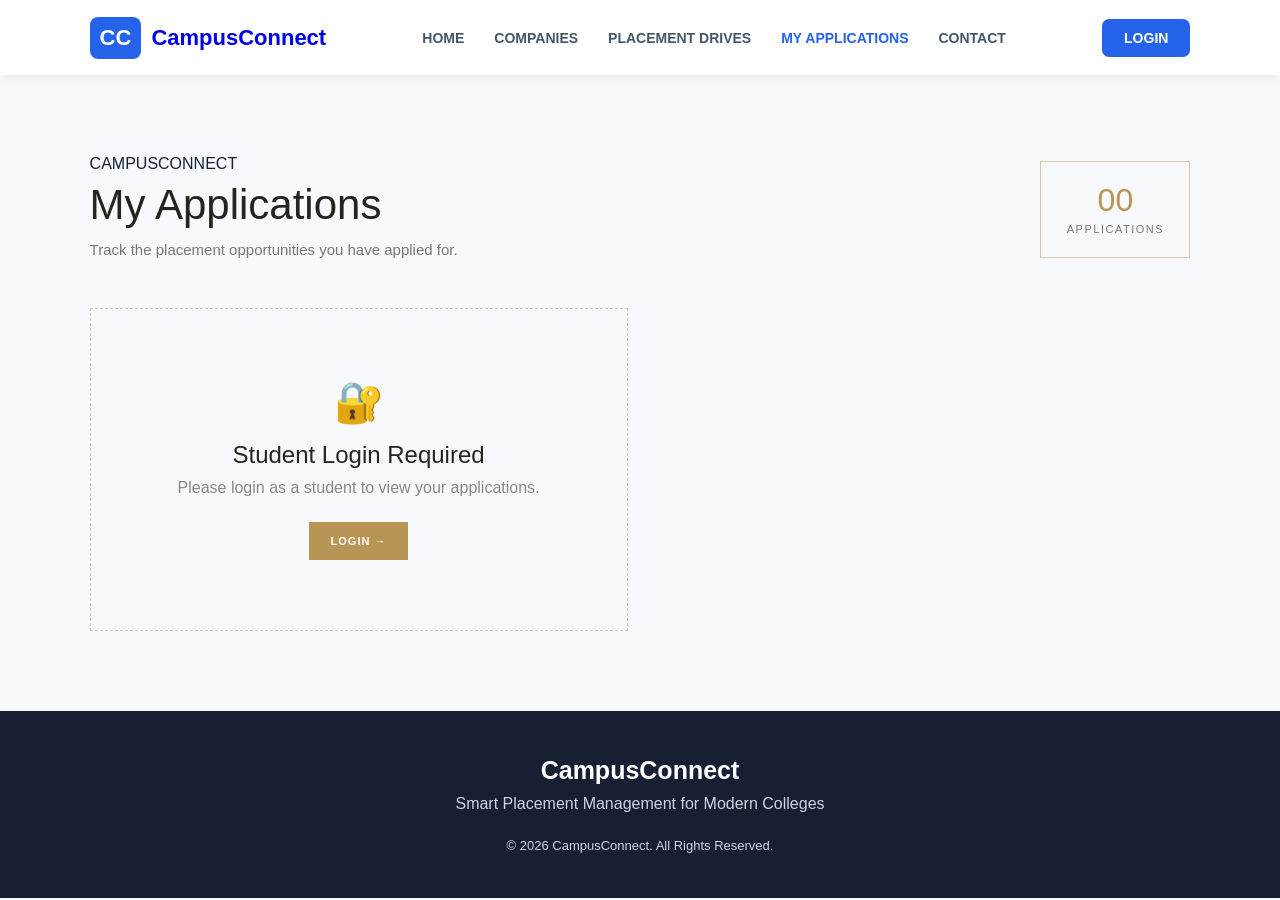
<file: frontend/my-applications.html>
<!doctype html>

<html lang="en">
  <head>
    <meta charset="UTF-8" />
    <meta name="viewport" content="width=device-width, initial-scale=1.0" />

    <title>My Applications | CampusConnect</title>

    <link rel="stylesheet" href="style.css" />

    <style>
      /* =====================================================
       CAMPUSCONNECT - MY APPLICATIONS
    ===================================================== */

      .applications-section {
        padding: 80px 7%;
        min-height: 70vh;
      }

      .applications-heading {
        display: flex;
        justify-content: space-between;
        align-items: flex-end;
        gap: 30px;
        margin-bottom: 50px;
      }

      .applications-heading h1 {
        margin: 8px 0 12px;
        font-size: 42px;
        font-weight: 500;
        color: #27231f;
      }

      .applications-intro {
        margin: 0;
        color: #777;
        font-size: 15px;
      }

      .application-count {
        min-width: 150px;
        padding: 20px 25px;
        border: 1px solid #d8c7a8;
        text-align: center;
      }

      .application-count strong {
        display: block;
        font-size: 32px;
        font-weight: 500;
        color: #b89455;
      }

      .application-count span {
        font-size: 11px;
        letter-spacing: 1.5px;
        text-transform: uppercase;
        color: #777;
      }

      /* ================= APPLICATION GRID ================= */

      .application-container {
        display: grid;
        grid-template-columns: repeat(2, 1fr);
        gap: 25px;
      }

      /* ================= APPLICATION CARD ================= */

      .application-card {
        background: #fff;
        border: 1px solid #e4ded4;
        padding: 28px;
        transition: 0.3s ease;
      }

      .application-card:hover {
        transform: translateY(-4px);
        box-shadow: 0 12px 30px rgba(0, 0, 0, 0.08);
      }

      /* ================= TOP ================= */

      .application-top {
        display: flex;
        align-items: center;
        gap: 15px;
        padding-bottom: 22px;
        border-bottom: 1px solid #eee;
      }

      .company-letter {
        width: 52px;
        height: 52px;
        display: flex;
        align-items: center;
        justify-content: center;
        background: #27231f;
        color: #d2b477;
        font-size: 22px;
        font-weight: 600;
      }

      .company-details {
        flex: 1;
      }

      .company-details h3 {
        margin: 0 0 5px;
        font-size: 20px;
        font-weight: 500;
        color: #27231f;
      }

      .company-details p {
        margin: 0;
        color: #888;
        font-size: 13px;
      }

      /* ================= STATUS ================= */

      .application-status {
        padding: 7px 12px;
        border: 1px solid #d2b477;
        color: #94743d;
        font-size: 10px;
        font-weight: 600;
        letter-spacing: 1px;
        text-transform: uppercase;
      }

      /* ================= JOB ================= */

      .application-job {
        padding: 22px 0;
      }

      .application-job span {
        display: block;
        margin-bottom: 6px;
        color: #999;
        font-size: 10px;
        letter-spacing: 1.5px;
      }

      .application-job strong {
        color: #27231f;
        font-size: 18px;
        font-weight: 500;
      }

      /* ================= INFORMATION ================= */

      .application-info {
        display: grid;
        grid-template-columns: repeat(3, 1fr);
        gap: 15px;
        padding: 20px 0;
        border-top: 1px solid #eee;
        border-bottom: 1px solid #eee;
      }

      .application-info > div {
        display: flex;
        gap: 8px;
        align-items: flex-start;
      }

      .application-info > div > span {
        font-size: 16px;
      }

      .application-info p {
        margin: 0;
        color: #999;
        font-size: 10px;
        line-height: 1.5;
      }

      .application-info strong {
        display: block;
        color: #444;
        font-size: 12px;
        font-weight: 600;
      }

      /* ================= CARD FOOTER ================= */

      .application-footer {
        display: flex;
        justify-content: space-between;
        gap: 15px;
        padding-top: 18px;
        color: #999;
        font-size: 10px;
      }

      .application-footer strong {
        color: #94743d;
      }

      /* ================= EMPTY ================= */

      .empty-applications {
        min-height: 300px;
        align-items: center;
        justify-content: center;
        flex-direction: column;
        text-align: center;
        border: 1px dashed #d8c7a8;
        padding: 40px;
      }

      .empty-icon {
        font-size: 40px;
        margin-bottom: 15px;
      }

      .empty-applications h3 {
        margin: 0 0 10px;
        color: #27231f;
        font-size: 22px;
        font-weight: 500;
      }

      .empty-applications p {
        margin: 0 0 20px;
        color: #888;
      }

      .empty-applications a,
      .login-required a {
        display: inline-block;
        padding: 13px 22px;
        background: #b89455;
        color: #fff;
        text-decoration: none;
        font-size: 11px;
        font-weight: 600;
        letter-spacing: 1px;
        transition: 0.25s ease;
      }

      .empty-applications a:hover,
      .login-required a:hover {
        background: #94743d;
      }

      /* ================= LOGIN REQUIRED ================= */

      .login-required {
        text-align: center;
        padding: 70px 20px;
        border: 1px dashed #d8c7a8;
      }

      .login-required-icon {
        font-size: 40px;
        margin-bottom: 15px;
      }

      .login-required h3 {
        margin: 0 0 10px;
        color: #27231f;
        font-size: 24px;
        font-weight: 500;
      }

      .login-required p {
        color: #888;
        margin-bottom: 25px;
      }

      /* ================= ERROR ================= */

      .application-error {
        grid-column: 1 / -1;
        text-align: center;
        padding: 60px;
        border: 1px solid #e4ded4;
      }

      .application-error h3 {
        color: #27231f;
        font-weight: 500;
      }

      .application-error p {
        color: #888;
      }

      /* ================= LOADING ================= */

      .loading-application {
        grid-column: 1 / -1;
        text-align: center;
        padding: 60px;
        color: #888;
      }

      /* ================= RESPONSIVE ================= */

      @media (max-width: 900px) {
        .application-container {
          grid-template-columns: 1fr;
        }

        .applications-heading {
          align-items: flex-start;
          flex-direction: column;
        }
      }

      @media (max-width: 600px) {
        .applications-section {
          padding: 50px 5%;
        }

        .applications-heading h1 {
          font-size: 32px;
        }

        .application-info {
          grid-template-columns: 1fr;
        }

        .application-footer {
          flex-direction: column;
        }
      }
    </style>
  </head>

  <body>
    <!-- =====================================================
                     NAVBAR
====================================================== -->

    <header class="navbar">
      <a href="index.html" class="logo">
        <span>CC</span>

        CampusConnect
      </a>

      <nav>
        <a href="index.html"> HOME </a>

        <a href="companies.html"> COMPANIES </a>

        <a href="drives.html"> PLACEMENT DRIVES </a>

        <a href="my-applications.html" class="active"> MY APPLICATIONS </a>

        <a href="contact.html"> CONTACT </a>
      </nav>

      <a href="login.html" class="login-btn"> LOGIN </a>
    </header>

    <!-- =====================================================
                   APPLICATION SECTION
====================================================== -->

    <main class="applications-section">
      <div class="applications-heading">
        <div>
          <p class="section-label">CAMPUSCONNECT</p>

          <h1>My Applications</h1>

          <p class="applications-intro">
            Track the placement opportunities you have applied for.
          </p>
        </div>

        <div class="application-count">
          <strong id="applicationCount"> 00 </strong>

          <span> Applications </span>
        </div>
      </div>

      <!-- =================================================
                     APPLICATION CONTAINER
    ================================================== -->

      <div id="applicationContainer" class="application-container">
        <div class="loading-application">Loading your applications...</div>
      </div>

      <!-- =================================================
                        EMPTY STATE
    ================================================== -->

      <div
        id="emptyApplications"
        class="empty-applications"
        style="display: none"
      >
        <div class="empty-icon">📄</div>

        <h3>No Applications Yet</h3>

        <p>You have not applied for any placement drive yet.</p>

        <a href="drives.html"> VIEW PLACEMENT DRIVES → </a>
      </div>
    </main>

    <!-- =====================================================
                       FOOTER
====================================================== -->

    <footer>
      <div class="footer-logo">CampusConnect</div>

      <p>Smart Placement Management for Modern Colleges</p>

      <p class="copyright">© 2026 CampusConnect. All Rights Reserved.</p>
    </footer>

    <!-- Existing navbar functionality -->
    <script src="my-applications.js"></script>
    <script src="navbar.js"></script>
  </body>
</html>
</file>
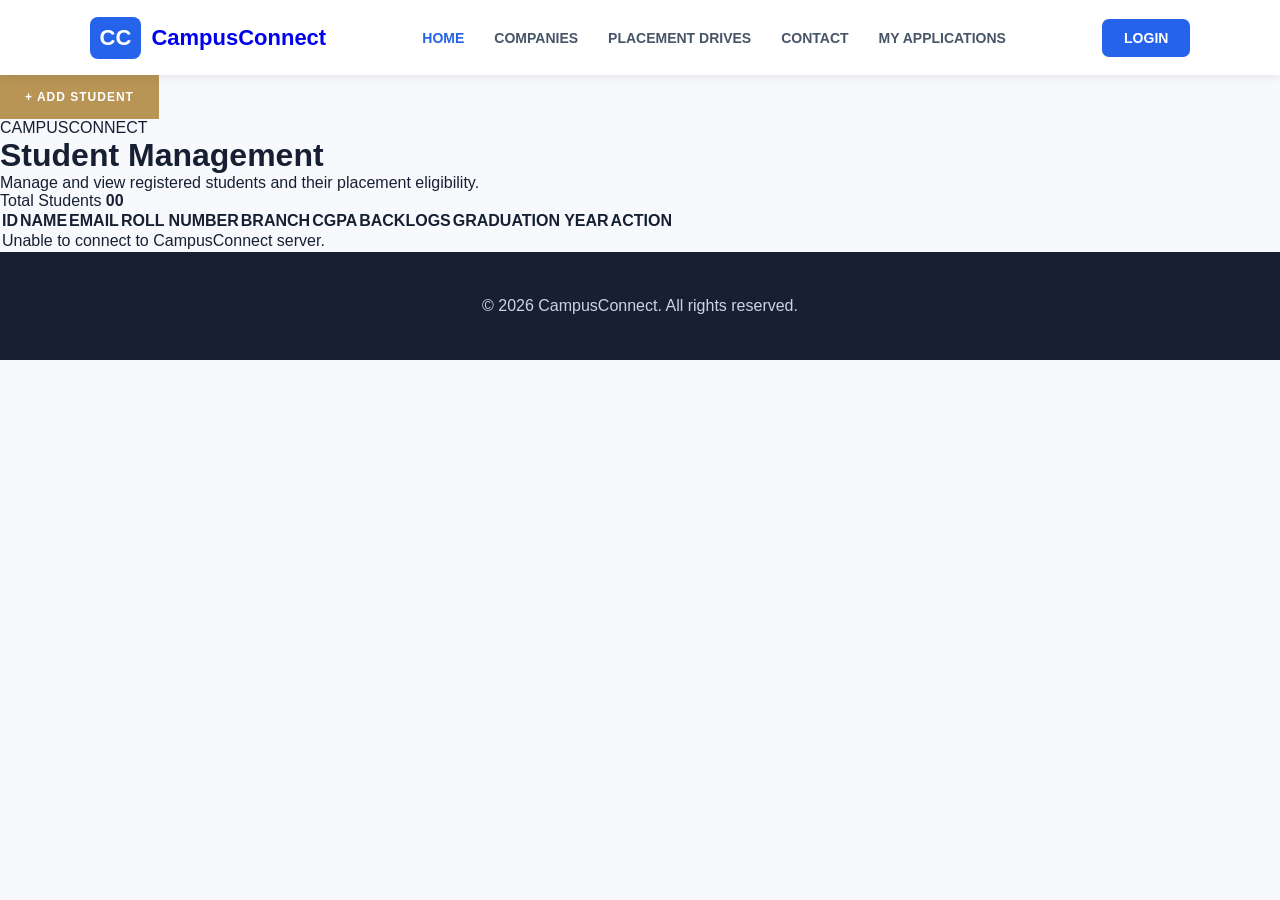
<file: frontend/students.html>
<!doctype html>
<html lang="en">
  <head>
    <meta charset="UTF-8" />
    <meta name="viewport" content="width=device-width, initial-scale=1.0" />

    <title>CampusConnect | Students</title>

    <link rel="stylesheet" href="style.css" />
  </head>

  <body>
    <!-- ================= NAVBAR ================= -->

    <header class="navbar">
      <a href="index.html" class="logo">
        <span>CC</span>
        CampusConnect
      </a>

      <nav>
        <a href="index.html" class="active">HOME</a>
        <a href="companies.html">COMPANIES</a>
        <a href="drives.html">PLACEMENT DRIVES</a>
        <a href="contact.html">CONTACT</a>
        <a href="my-applications.html">MY APPLICATIONS</a>
      </nav>

      <a href="login.html" class="login-btn"> LOGIN </a>
    </header>

    <!-- ================= STUDENTS SECTION ================= -->

    <main class="students-section">
      <div class="page-header">
        <a href="add-student.html" class="add-student-btn"> + ADD STUDENT </a>
        <div>
          <p class="section-label">CAMPUSCONNECT</p>

          <h1>Student Management</h1>

          <p>
            Manage and view registered students and their placement eligibility.
          </p>
        </div>

        <div class="student-count">
          <span>Total Students</span>
          <strong id="studentCount">00</strong>
        </div>
      </div>

      <!-- ================= STUDENT TABLE ================= -->

      <div class="student-table-container">
        <table class="student-table">
          <thead>
            <tr>
              <th>ID</th>
              <th>NAME</th>
              <th>EMAIL</th>
              <th>ROLL NUMBER</th>
              <th>BRANCH</th>
              <th>CGPA</th>
              <th>BACKLOGS</th>
              <th>GRADUATION YEAR</th>
              <th>ACTION</th>
            </tr>
          </thead>

          <tbody id="studentTableBody">
            <tr>
              <td colspan="9" class="loading-message">Loading students...</td>
            </tr>
          </tbody>
        </table>
      </div>
    </main>

    <!-- ================= FOOTER ================= -->

    <footer>
      <p>© 2026 CampusConnect. All rights reserved.</p>
    </footer>

    <!-- ================= JAVASCRIPT ================= -->

    <script src="script.js"></script>
    <script src="students.js"></script>
    <script src="navbar.js"></script>
  </body>
</html>
</file>
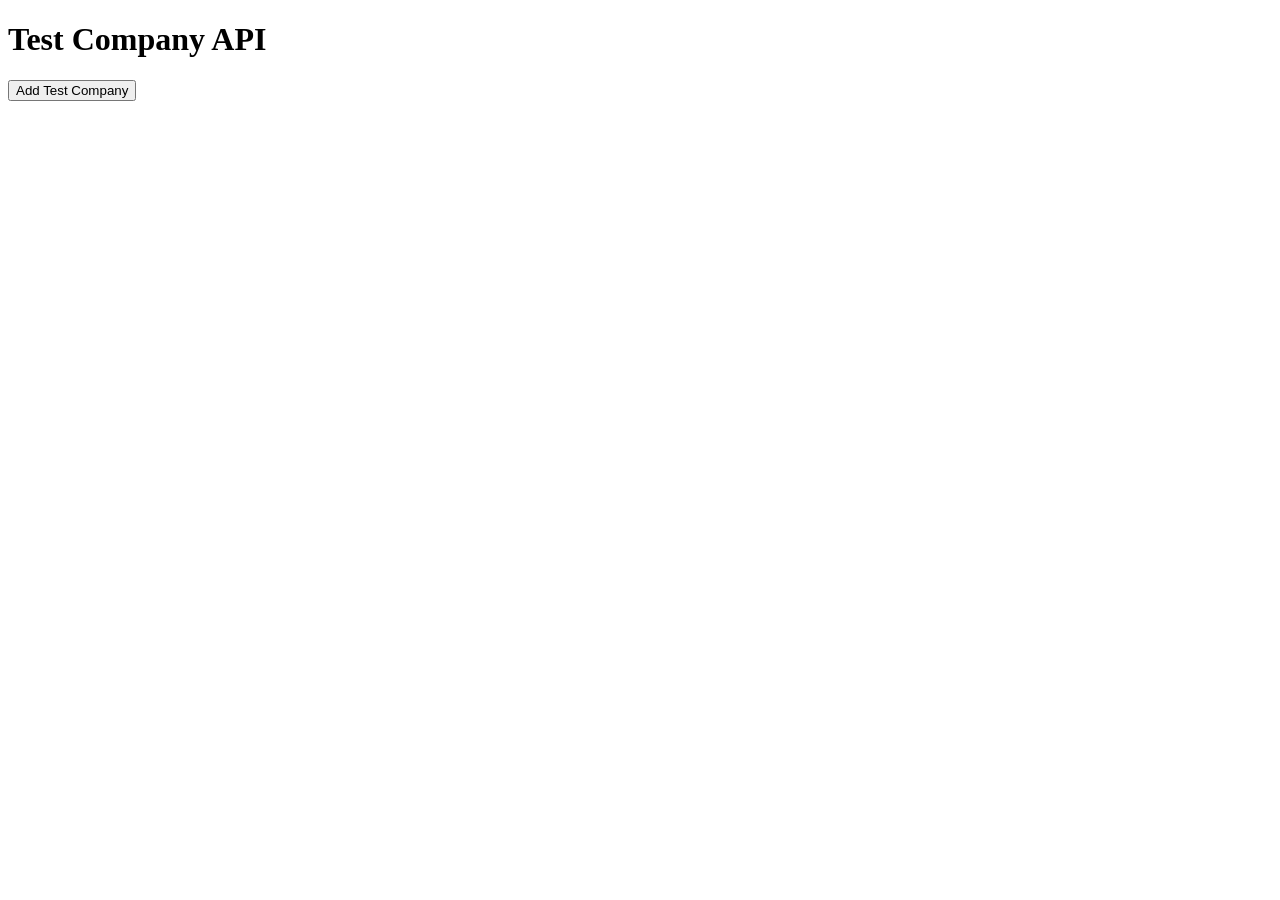
<file: frontend/test-company.html>
<!doctype html>
<html>
  <head>
    <title>Test Company</title>
  </head>
  <body>
    <h1>Test Company API</h1>

    <button onclick="addCompany()">Add Test Company</button>

    <script>
      function addCompany() {
        const company = {
          companyName: "TCS",
          industry: "Information Technology",
          companyEmail: "hr@tcs.com",
          contactPerson: "TCS HR",
          contactNumber: "9876543210",
          website: "https://www.tcs.com",
        };

        fetch("https://campusconnect-dvn4.onrender.com/api/companies", {
          method: "POST",
          headers: {
            "Content-Type": "application/json",
          },
          body: JSON.stringify(company),
        })
          .then((response) => response.json())
          .then((data) => {
            console.log(data);
            alert("Company added successfully!");
          })
          .catch((error) => {
            console.error(error);
            alert("Error adding company");
          });
      }
    </script>
  </body>
</html>
</file>
<file: frontend/style.css>
* {
  margin: 0;
  padding: 0;
  box-sizing: border-box;
}

body {
  font-family: Arial, sans-serif;
  background: #f7f9fc;
  color: #172033;
}

/* ================= NAVBAR ================= */

.navbar {
  height: 75px;
  background: white;

  display: flex;
  align-items: center;
  justify-content: space-between;

  padding: 0 7%;

  box-shadow: 0 2px 10px rgba(0, 0, 0, 0.08);

  position: sticky;
  top: 0;
  z-index: 1000;
}

/* LOGO */

.logo {
  font-size: 22px;
  font-weight: bold;
  text-decoration: none;

  display: flex;
  align-items: center;
  gap: 10px;
}

.logo span {
  background: #2563eb;
  color: white;

  padding: 8px 10px;
  border-radius: 8px;
}

/* NAVIGATION */

.navbar nav {
  display: flex;
  gap: 30px;
}

.navbar nav a {
  text-decoration: none;
  color: #475569;

  font-size: 14px;
  font-weight: 600;

  transition: 0.3s;
}

.navbar nav a:hover,
.navbar nav a.active {
  color: #2563eb;
}

/* LOGIN */

.login-btn {
  text-decoration: none;

  background: #2563eb;
  color: white;

  padding: 11px 22px;

  border-radius: 7px;

  font-size: 14px;
  font-weight: bold;
}

.login-btn:hover {
  background: #1d4ed8;
}

/* ================= HERO ================= */

.hero {
  min-height: 600px;

  display: flex;
  align-items: center;

  padding: 80px 10%;

  background: linear-gradient(120deg, #eef4ff, #ffffff);
}

.hero-content {
  max-width: 700px;
}

.small-title {
  color: #2563eb;

  font-size: 14px;
  font-weight: bold;

  letter-spacing: 2px;

  margin-bottom: 20px;
}

.hero h1 {
  font-size: 58px;

  line-height: 1.1;

  margin-bottom: 25px;
}

.hero h1 span {
  color: #2563eb;
}

.hero-text {
  color: #64748b;

  font-size: 17px;

  line-height: 1.8;

  max-width: 620px;

  margin-bottom: 35px;
}

/* BUTTONS */

.hero-buttons {
  display: flex;
  gap: 15px;
}

.primary-btn,
.secondary-btn {
  text-decoration: none;

  padding: 14px 25px;

  border-radius: 7px;

  font-weight: bold;

  font-size: 14px;
}

.primary-btn {
  background: #2563eb;
  color: white;
}

.primary-btn:hover {
  background: #1d4ed8;
}

.secondary-btn {
  border: 1px solid #2563eb;
  color: #2563eb;
  background: white;
}

.secondary-btn:hover {
  background: #2563eb;
  color: white;
}

/* ================= FEATURES ================= */

.features {
  padding: 80px 8%;
  background: white;
}

.section-heading {
  text-align: center;
  margin-bottom: 50px;
}

.section-heading p {
  color: #2563eb;

  font-size: 13px;
  font-weight: bold;

  letter-spacing: 2px;

  margin-bottom: 10px;
}

.section-heading h2 {
  font-size: 34px;
}

.feature-container {
  display: grid;

  grid-template-columns: repeat(4, 1fr);

  gap: 25px;
}

.feature-card {
  padding: 30px;

  background: #f8fafc;

  border-radius: 12px;

  text-align: center;

  border: 1px solid #e5e7eb;

  transition: 0.3s;
}

.feature-card:hover {
  transform: translateY(-8px);

  box-shadow: 0 15px 30px rgba(0, 0, 0, 0.08);
}

.feature-icon {
  font-size: 35px;
  margin-bottom: 20px;
}

.feature-card h3 {
  margin-bottom: 12px;
}

.feature-card p {
  color: #64748b;
  line-height: 1.6;
}

/* ================= FOOTER ================= */

footer {
  background: #172033;

  color: white;

  text-align: center;

  padding: 45px 20px;
}

.footer-logo {
  font-size: 25px;
  font-weight: bold;

  margin-bottom: 10px;
}

footer p {
  color: #cbd5e1;
}

.copyright {
  margin-top: 25px;
  font-size: 13px;
}

/* ================= RESPONSIVE ================= */

@media (max-width: 900px) {
  .navbar nav {
    display: none;
  }

  .hero h1 {
    font-size: 45px;
  }

  .feature-container {
    grid-template-columns: repeat(2, 1fr);
  }
}

@media (max-width: 600px) {
  .feature-container {
    grid-template-columns: 1fr;
  }

  .hero {
    padding: 60px 7%;
  }

  .hero h1 {
    font-size: 38px;
  }

  .hero-buttons {
    flex-direction: column;
  }
}

/* =========================================================
              CAMPUSCONNECT - ADD STUDENT PAGE
========================================================= */

.add-student-section {
  width: 90%;
  max-width: 1100px;
  margin: 60px auto;
  padding-bottom: 60px;
}

.add-student-section .page-header {
  display: flex;
  justify-content: space-between;
  align-items: center;
  margin-bottom: 40px;
}

.add-student-section .section-label {
  font-size: 13px;
  letter-spacing: 3px;
  font-weight: 600;
  margin-bottom: 10px;
}

.add-student-section h1 {
  font-size: 42px;
  margin: 0 0 12px;
}

.add-student-section .page-header p {
  margin: 0;
  opacity: 0.7;
}

/* ================= FORM ================= */

.student-form {
  background: #ffffff;
  border: 1px solid #e4e0d8;
  padding: 45px;
  box-shadow: 0 12px 35px rgba(0, 0, 0, 0.06);
}

/* ================= FORM SECTION ================= */

.student-form .form-section {
  margin-bottom: 40px;
}

.student-form .form-section h2 {
  font-size: 22px;
  margin: 0 0 25px;
  padding-bottom: 12px;
  border-bottom: 1px solid #e4e0d8;
}

/* ================= FORM GRID ================= */

.student-form .form-grid {
  display: grid;
  grid-template-columns: repeat(2, 1fr);
  gap: 25px;
}

/* ================= FORM GROUP ================= */

.student-form .form-group {
  display: flex;
  flex-direction: column;
}

.student-form label {
  font-size: 13px;
  font-weight: 600;
  margin-bottom: 9px;
  letter-spacing: 0.5px;
}

.student-form input,
.student-form select {
  width: 100%;
  box-sizing: border-box;
  padding: 14px 15px;
  border: 1px solid #d8d2c8;
  background: #faf9f6;
  font-family: inherit;
  font-size: 14px;
  outline: none;
  transition: 0.25s ease;
}

.student-form input:focus,
.student-form select:focus {
  border-color: #b89455;
  background: #ffffff;
  box-shadow: 0 0 0 3px rgba(184, 148, 85, 0.1);
}

/* ================= BUTTONS ================= */

.student-form .form-actions {
  display: flex;
  justify-content: flex-end;
  gap: 15px;
  margin-top: 10px;
  padding-top: 30px;
  border-top: 1px solid #e4e0d8;
}

.student-form .cancel-btn,
.student-form .save-btn {
  padding: 14px 25px;
  font-family: inherit;
  font-size: 12px;
  font-weight: 600;
  letter-spacing: 1px;
  text-decoration: none;
  cursor: pointer;
  transition: 0.25s ease;
}

.student-form .cancel-btn {
  border: 1px solid #d0c8bb;
  background: transparent;
  color: #27231f;
}

.student-form .cancel-btn:hover {
  background: #f4f0e8;
}

.student-form .save-btn {
  border: 1px solid #b89455;
  background: #b89455;
  color: #ffffff;
}

.student-form .save-btn:hover {
  background: #94743d;
  border-color: #94743d;
}

/* ================= MOBILE ================= */

@media (max-width: 768px) {
  .add-student-section {
    width: 92%;
    margin: 40px auto;
  }

  .add-student-section h1 {
    font-size: 32px;
  }

  .student-form {
    padding: 25px;
  }

  .student-form .form-grid {
    grid-template-columns: 1fr;
  }

  .student-form .form-actions {
    flex-direction: column;
  }

  .student-form .cancel-btn,
  .student-form .save-btn {
    width: 100%;
    text-align: center;
    box-sizing: border-box;
  }
}

/* ================= ADD STUDENT BUTTON ================= */

.add-student-btn {
  display: inline-block;
  padding: 14px 24px;
  background: #b89455;
  color: #ffffff;
  text-decoration: none;
  font-size: 12px;
  font-weight: 600;
  letter-spacing: 1px;
  border: 1px solid #b89455;
  transition: 0.25s ease;
  white-space: nowrap;
}

.add-student-btn:hover {
  background: #94743d;
  border-color: #94743d;
}
</file>
<file: frontend/add-company.css>
/* =========================================================
   ADD COMPANY PAGE
========================================================= */

.form-page-header {
    background: #27231f;
    color: white;

    padding: 45px 8%;

    display: flex;
    justify-content: space-between;
    align-items: center;

    gap: 30px;
}


.form-page-header p {
    color: #d2b477;

    font-size: 12px;
    font-weight: 700;

    letter-spacing: 2px;

    margin: 0 0 10px;
}


.form-page-header h1 {
    margin: 0 0 10px;

    font-size: 38px;
}


.form-page-header span {
    color: #ddd;

    line-height: 1.6;
}


.back-btn {
    color: white;

    text-decoration: none;

    border: 1px solid #777;

    padding: 12px 20px;

    border-radius: 6px;

    white-space: nowrap;

    transition: 0.3s;
}


.back-btn:hover {
    border-color: #d2b477;

    color: #d2b477;
}


/* Form Page */

.company-form-page {
    background: #f7f5f0;

    padding: 50px 25px 70px;
}


.company-form-page form {
    max-width: 1050px;

    margin: auto;
}


/* Form Cards */

.form-card {
    background: white;

    padding: 35px;

    border-radius: 10px;

    margin-bottom: 25px;

    box-shadow:
        0 4px 18px rgba(0, 0, 0, 0.05);
}


.form-card-title {
    display: flex;

    align-items: center;

    gap: 15px;

    padding-bottom: 25px;

    margin-bottom: 25px;

    border-bottom: 1px solid #eee;
}


.form-section-icon {
    width: 50px;
    height: 50px;

    background: #f4f0e8;

    border-radius: 10px;

    display: flex;

    align-items: center;
    justify-content: center;

    font-size: 22px;
}


.form-card-title h2 {
    margin: 0 0 5px;

    font-size: 22px;
}


.form-card-title p {
    margin: 0;

    color: #777;

    font-size: 14px;
}


/* Form Grid */

.form-grid {
    display: grid;

    grid-template-columns: 1fr 1fr;

    gap: 22px;
}


.form-group {
    margin: 0;
}


.form-group.full-width {
    grid-column: 1 / -1;
}


.form-group label {
    display: block;

    margin-bottom: 8px;

    font-size: 14px;

    font-weight: 600;

    color: #333;
}


.form-group label span {
    color: #b89455;
}


.form-group input,
.form-group select,
.form-group textarea {
    width: 100%;

    box-sizing: border-box;

    padding: 13px 14px;

    border: 1px solid #ddd;

    border-radius: 6px;

    background: white;

    color: #333;

    font-family: inherit;

    font-size: 14px;

    outline: none;

    transition: 0.3s;
}


.form-group textarea {
    resize: vertical;
}


.form-group input:focus,
.form-group select:focus,
.form-group textarea:focus {
    border-color: #b89455;

    box-shadow:
        0 0 0 2px rgba(184, 148, 85, 0.10);
}


/* Branch Checkboxes */

.checkbox-grid {
    display: grid;

    grid-template-columns:
        repeat(3, 1fr);

    gap: 12px;
}


.checkbox-grid label {
    display: flex;

    align-items: center;

    gap: 8px;

    padding: 12px;

    margin: 0;

    background: #faf9f6;

    border: 1px solid #eee;

    border-radius: 6px;

    cursor: pointer;

    font-weight: 500;
}


.checkbox-grid input {
    width: auto;

    accent-color: #b89455;
}


/* Form Actions */

.form-actions {
    display: flex;

    justify-content: flex-end;

    gap: 15px;

    margin-top: 30px;
}


.cancel-btn,
.save-company-btn {
    padding: 14px 28px;

    border-radius: 6px;

    font-size: 14px;

    font-weight: 600;

    letter-spacing: 0.5px;

    cursor: pointer;
}


.cancel-btn {
    border: 1px solid #ccc;

    color: #555;

    background: white;

    text-decoration: none;
}


.cancel-btn:hover {
    border-color: #999;
}


.save-company-btn {
    border: none;

    background: #27231f;

    color: white;
}


.save-company-btn:hover {
    background: #94743d;
}


/* Add Company Responsive */

@media (max-width: 700px) {

    .form-page-header {
        padding: 35px 25px;

        flex-direction: column;

        align-items: flex-start;
    }


    .form-page-header h1 {
        font-size: 30px;
    }


    .form-grid {
        grid-template-columns: 1fr;
    }


    .form-group.full-width {
        grid-column: auto;
    }


    .checkbox-grid {
        grid-template-columns: 1fr 1fr;
    }


    .form-card {
        padding: 25px 20px;
    }


    .form-actions {
        flex-direction: column-reverse;
    }


    .cancel-btn,
    .save-company-btn {
        text-align: center;

        width: 100%;

        box-sizing: border-box;
    }

}
</file>
<file: frontend/admin.css>
/* =========================================================
   ADMIN DASHBOARD
========================================================= */

.admin-dashboard {
    background: #f7f5f0;
    min-height: 80vh;
    padding-bottom: 70px;
}


/* Dashboard Header */

.dashboard-header {
    background: #27231f;
    color: white;

    padding: 55px 8%;
}


.dashboard-label {
    color: #d2b477;

    font-size: 13px;
    font-weight: 700;

    letter-spacing: 2px;

    margin-bottom: 10px;
}


.dashboard-header h1 {
    font-size: 42px;

    margin: 0 0 12px;
}


.dashboard-header p:last-child {
    color: #ddd;

    max-width: 650px;

    line-height: 1.7;
}


/* Statistics */

.dashboard-stats {
    max-width: 1200px;

    margin: -30px auto 60px;

    padding: 0 25px;

    display: grid;

    grid-template-columns:
        repeat(4, 1fr);

    gap: 20px;

    position: relative;
}


.stat-card {
    background: white;

    padding: 25px;

    border-radius: 10px;

    display: flex;

    align-items: center;

    gap: 18px;

    box-shadow:
        0 5px 20px rgba(0, 0, 0, 0.07);
}


.stat-icon {
    width: 50px;
    height: 50px;

    background: #f4f0e8;

    border-radius: 50%;

    display: flex;

    align-items: center;
    justify-content: center;

    font-size: 22px;
}


.stat-card h2 {
    margin: 0;

    font-size: 28px;
}


.stat-card p {
    margin: 4px 0 0;

    color: #777;

    font-size: 14px;
}


/* Section Title */

.management-section,
.recent-section {
    max-width: 1200px;

    margin: 0 auto 70px;

    padding: 0 25px;
}


.section-title {
    margin-bottom: 30px;
}


.section-title p {
    color: #b89455;

    font-size: 12px;

    font-weight: 700;

    letter-spacing: 2px;

    margin-bottom: 8px;
}


.section-title h2 {
    margin: 0;

    font-size: 30px;
}


/* Management Cards */

.management-grid {
    display: grid;

    grid-template-columns:
        repeat(3, 1fr);

    gap: 22px;
}


.management-card {
    background: white;

    padding: 30px;

    border-radius: 10px;

    text-decoration: none;

    color: #27231f;

    border: 1px solid #eee;

    transition: 0.3s;
}


.management-card:hover {
    transform: translateY(-5px);

    border-color: #b89455;

    box-shadow:
        0 10px 25px rgba(0, 0, 0, 0.08);
}


.management-icon {
    width: 55px;
    height: 55px;

    display: flex;

    align-items: center;
    justify-content: center;

    background: #f4f0e8;

    border-radius: 10px;

    font-size: 24px;

    margin-bottom: 20px;
}


.management-card h3 {
    margin: 0 0 10px;

    font-size: 20px;
}


.management-card p {
    color: #777;

    line-height: 1.6;

    font-size: 14px;

    min-height: 65px;
}


.management-card span {
    display: inline-block;

    margin-top: 10px;

    color: #94743d;

    font-weight: 600;

    font-size: 14px;
}


/* Recent Activity */

.empty-activity {
    background: white;

    border: 1px dashed #ccc;

    border-radius: 10px;

    padding: 60px 30px;

    text-align: center;
}


.empty-activity > div {
    font-size: 40px;

    margin-bottom: 15px;
}


.empty-activity h3 {
    margin-bottom: 8px;
}


.empty-activity p {
    color: #777;

    max-width: 500px;

    margin: auto;

    line-height: 1.6;
}


/* Dashboard Responsive */

@media (max-width: 900px) {

    .dashboard-stats {
        grid-template-columns:
            repeat(2, 1fr);
    }

    .management-grid {
        grid-template-columns:
            repeat(2, 1fr);
    }

}


@media (max-width: 600px) {

    .dashboard-header {
        padding: 40px 25px;
    }

    .dashboard-header h1 {
        font-size: 32px;
    }

    .dashboard-stats {
        grid-template-columns: 1fr;

        margin-top: 30px;
    }

    .management-grid {
        grid-template-columns: 1fr;
    }

}
</file>
<file: frontend/companies.css>
* {
  margin: 0;
  padding: 0;
  box-sizing: border-box;
}

body {
  font-family: Arial, sans-serif;
  background: #f7f9fc;
  color: #172033;
}

/* ================= NAVBAR ================= */

.navbar {
  height: 75px;
  background: white;

  display: flex;
  align-items: center;
  justify-content: space-between;

  padding: 0 7%;

  box-shadow: 0 2px 10px rgba(0, 0, 0, 0.08);

  position: sticky;
  top: 0;
  z-index: 1000;
}

/* ================= LOGO ================= */

.logo {
  font-size: 22px;
  font-weight: bold;
  text-decoration: none;

  display: flex;
  align-items: center;
  gap: 10px;

  color: #172033;
}

.logo span {
  background: #2563eb;
  color: white;

  padding: 8px 10px;
  border-radius: 8px;
}

/* ================= NAVIGATION ================= */

.navbar nav {
  display: flex;
  gap: 30px;
}

.navbar nav a {
  text-decoration: none;
  color: #475569;

  font-size: 14px;
  font-weight: 600;

  transition: 0.3s;
}

.navbar nav a:hover,
.navbar nav a.active {
  color: #2563eb;
}

/* ================= LOGIN ================= */

.login-btn {
  text-decoration: none;

  background: #2563eb;
  color: white;

  padding: 11px 22px;

  border-radius: 7px;

  font-size: 14px;
  font-weight: bold;
}

.login-btn:hover {
  background: #1d4ed8;
}

/* =========================================================
                    COMPANIES PAGE
========================================================= */

.company-section {
  min-height: calc(100vh - 75px);

  padding: 80px 10%;

  background: white;
}

/* ================= COMPANY HEADING ================= */

.company-heading {
  display: flex;

  justify-content: space-between;

  align-items: center;

  margin-bottom: 50px;
}

.section-label {
  color: #2563eb;

  font-size: 12px;

  font-weight: bold;

  letter-spacing: 1.5px;

  margin-bottom: 8px;
}

.company-heading h2 {
  font-size: 34px;

  color: #172033;
}

/* ================= COMPANY COUNT ================= */

.company-count {
  display: flex;

  flex-direction: column;

  align-items: center;

  justify-content: center;

  width: 110px;

  height: 100px;

  border: 1px solid #e5e7eb;

  border-radius: 12px;

  background: #f8fafc;
}

.company-count strong {
  font-size: 30px;

  color: #2563eb;
}

.company-count span {
  color: #64748b;

  font-size: 13px;

  margin-top: 4px;
}

/* =========================================================
                    EMPTY COMPANY STATE
========================================================= */

.empty-company {
  min-height: 350px;

  border: 1px dashed #cbd5e1;

  border-radius: 16px;

  background: #f8fafc;

  display: flex;

  flex-direction: column;

  align-items: center;

  justify-content: center;

  text-align: center;

  padding: 50px 20px;
}

/* EMPTY ICON */

.empty-company-icon {
  width: 75px;

  height: 75px;

  border-radius: 50%;

  background: #eef4ff;

  display: flex;

  align-items: center;

  justify-content: center;

  font-size: 32px;

  margin-bottom: 20px;
}

/* EMPTY HEADING */

.empty-company h3 {
  font-size: 22px;

  color: #172033;

  margin-bottom: 10px;
}

/* EMPTY DESCRIPTION */

.empty-company p {
  color: #64748b;

  font-size: 15px;

  margin-bottom: 8px;
}

/* EMPTY SECONDARY TEXT */

.empty-company span {
  color: #94a3b8;

  font-size: 13px;
}

/* =========================================================
                    COMPANY GRID
========================================================= */

.company-grid {
  display: grid;

  grid-template-columns: repeat(2, 1fr);

  gap: 22px;
}

/* =========================================================
                    COMPANY CARD
========================================================= */

.company-card {
  background: #ffffff;

  border: 1px solid #e5e7eb;

  border-radius: 14px;

  padding: 25px;

  transition: 0.3s;

  box-shadow: 0 4px 12px rgba(0, 0, 0, 0.03);
}

.company-card:hover {
  transform: translateY(-4px);

  box-shadow: 0 12px 25px rgba(0, 0, 0, 0.08);

  border-color: #2563eb;
}

/* =========================================================
                    COMPANY TOP
========================================================= */

.company-top {
  display: flex;

  align-items: center;

  gap: 16px;

  padding-bottom: 20px;

  border-bottom: 1px solid #eef0f4;
}

/* ================= COMPANY LOGO ================= */

.company-logo {
  min-width: 60px;

  width: 60px;

  height: 60px;

  border-radius: 12px;

  background: #eef4ff;

  color: #2563eb;

  display: flex;

  align-items: center;

  justify-content: center;

  font-size: 27px;

  font-weight: bold;
}

/* ================= COMPANY INFO ================= */

.company-info {
  flex: 1;
}

.company-info h3 {
  font-size: 19px;

  color: #172033;

  margin-bottom: 6px;
}

.company-info p {
  color: #64748b;

  font-size: 13px;
}

/* ================= STATUS ================= */

.company-status {
  background: #ecfdf5;

  color: #047857;

  padding: 6px 10px;

  border-radius: 20px;

  font-size: 11px;

  font-weight: bold;

  white-space: nowrap;
}

/* =========================================================
                    COMPANY DETAILS
========================================================= */

.company-details {
  display: grid;

  grid-template-columns: repeat(2, 1fr);

  gap: 18px;

  padding: 22px 0;
}

/* ================= DETAIL ITEM ================= */

.detail-item {
  display: flex;

  align-items: flex-start;

  gap: 10px;
}

.detail-icon {
  font-size: 17px;

  width: 25px;
}

.detail-item small {
  display: block;

  color: #94a3b8;

  font-size: 11px;

  margin-bottom: 4px;
}

.detail-item strong {
  display: block;

  color: #334155;

  font-size: 13px;

  font-weight: 600;

  line-height: 1.4;
}

/* =========================================================
                    CONTACT DETAILS
========================================================= */

.company-contact {
  display: grid;

  grid-template-columns: repeat(3, 1fr);

  gap: 15px;

  background: #f8fafc;

  border-radius: 10px;

  padding: 15px;

  margin-bottom: 18px;
}

.company-contact div {
  display: flex;

  flex-direction: column;

  gap: 4px;
}

.company-contact span {
  color: #94a3b8;

  font-size: 10px;

  text-transform: uppercase;

  letter-spacing: 0.5px;
}

.company-contact strong {
  color: #475569;

  font-size: 12px;

  word-break: break-word;
}

/* =========================================================
                    CARD FOOTER
========================================================= */

.company-card-footer {
  display: flex;

  align-items: center;

  justify-content: space-between;

  padding-top: 16px;

  border-top: 1px solid #eef0f4;
}

.company-card-footer > span:first-child {
  background: #eef4ff;

  color: #2563eb;

  padding: 6px 10px;

  border-radius: 6px;

  font-size: 11px;

  font-weight: bold;
}

.company-arrow {
  color: #2563eb;

  font-size: 12px;

  font-weight: bold;

  transition: 0.3s;
}

.company-card:hover .company-arrow {
  transform: translateX(5px);
}

/* =========================================================
                    RESPONSIVE
========================================================= */

@media (max-width: 900px) {
  .company-grid {
    grid-template-columns: 1fr;
  }
}

@media (max-width: 650px) {
  .company-top {
    flex-wrap: wrap;
  }

  .company-status {
    margin-left: 76px;
  }

  .company-details {
    grid-template-columns: 1fr;
  }

  .company-contact {
    grid-template-columns: 1fr;
  }
}

@media (max-width: 500px) {
  .company-card {
    padding: 20px;
  }

  .company-heading h2 {
    font-size: 26px;
  }
}

/* ================= FOOTER ================= */

footer {
  background: #172033;

  color: white;

  text-align: center;

  padding: 35px 20px;
}

.footer-logo {
  font-size: 22px;

  font-weight: bold;

  margin-bottom: 10px;
}

footer p {
  color: #cbd5e1;

  font-size: 14px;

  margin-bottom: 8px;
}

footer .copyright {
  font-size: 12px;

  color: #94a3b8;

  margin-top: 15px;
}

/* =========================================================
                    RESPONSIVE
========================================================= */

@media (max-width: 800px) {
  .company-heading {
    align-items: flex-start;

    gap: 20px;
  }
}

@media (max-width: 600px) {
  .navbar {
    padding: 0 5%;
  }

  .navbar nav {
    display: none;
  }

  .company-section {
    padding: 60px 6%;
  }

  .company-heading {
    flex-direction: column;
  }

  .company-heading h2 {
    font-size: 28px;
  }

  .company-count {
    width: 100%;
  }
}
/* =========================================================
                    COMPANY ACTIONS
========================================================= */

.company-actions {
  display: flex;
  align-items: center;
  gap: 15px;
}

.delete-company-btn {
  border: none;
  background: #fee2e2;
  color: #dc2626;

  padding: 7px 12px;
  border-radius: 6px;

  font-size: 11px;
  font-weight: bold;

  cursor: pointer;
  transition: 0.3s;
}

.delete-company-btn:hover {
  background: #dc2626;
  color: white;
}
</file>
<file: frontend/contact.css>
/* =========================================================
   CONTACT PAGE
========================================================= */

.contact-section {
  max-width: 1100px;
  margin: 60px auto;
  padding: 0 30px;

  display: grid;
  grid-template-columns: 1fr 1fr;
  gap: 60px;
}

/* Contact Information */

.contact-info h2,
.contact-form h2 {
  font-size: 30px;
  margin-bottom: 20px;
}

.contact-info > p {
  line-height: 1.7;
  color: #666;
  margin-bottom: 35px;
}

.contact-item {
  display: flex;
  align-items: flex-start;
  gap: 18px;

  margin-bottom: 25px;
}

.contact-icon {
  width: 45px;
  height: 45px;

  display: flex;
  align-items: center;
  justify-content: center;

  background: #f4f0e8;
  border-radius: 50%;

  font-size: 20px;
}

.contact-item h3 {
  margin: 0 0 5px;
}

.contact-item p {
  margin: 0;
  color: #666;
}

/* Contact Form */

.contact-form {
  background: #faf9f6;
  padding: 35px;

  border-radius: 12px;
  box-shadow: 0 5px 25px rgba(0, 0, 0, 0.08);
}

.form-group {
  margin-bottom: 20px;
}

.form-group label {
  display: block;
  margin-bottom: 8px;

  font-weight: 600;
}

.form-group input,
.form-group textarea {
  width: 100%;
  padding: 13px 15px;

  border: 1px solid #ddd;
  border-radius: 6px;

  font-family: inherit;
  font-size: 15px;

  outline: none;

  box-sizing: border-box;
}

.form-group input:focus,
.form-group textarea:focus {
  border-color: #b89455;
}

.submit-btn {
  width: 100%;
  padding: 14px;

  border: none;
  border-radius: 6px;

  background: #083ce8;
  color: white;

  font-weight: 600;
  letter-spacing: 1px;

  cursor: pointer;
}

.submit-btn:hover {
  background: #7e0de9;
}

/* Mobile */

@media (max-width: 768px) {
  .contact-section {
    grid-template-columns: 1fr;
    gap: 40px;
  }
}
</file>
<file: frontend/drive.css>
/* =========================================================
                    PLACEMENT DRIVES
========================================================= */

.drive-section {
  padding: 80px 10%;

  background: white;
}

/* ================= HEADING ================= */

.drive-heading {
  margin-bottom: 40px;
}

.drive-heading h2 {
  font-size: 34px;

  margin-top: 8px;
}

/* ================= DRIVE GRID ================= */

.drive-grid {
  display: grid;

  grid-template-columns: repeat(2, 1fr);

  gap: 25px;
}

/* ================= DRIVE CARD ================= */

.drive-card {
  padding: 28px;

  border: 1px solid #e5e7eb;

  border-radius: 14px;

  background: #ffffff;

  transition: 0.3s;
}

.drive-card:hover {
  transform: translateY(-6px);

  box-shadow: 0 15px 30px rgba(0, 0, 0, 0.08);

  border-color: #2563eb;
}

/* ================= DRIVE TOP ================= */

.drive-top {
  display: flex;

  align-items: center;

  justify-content: space-between;

  margin-bottom: 22px;
}

/* ================= COMPANY LOGO ================= */

.drive-company-logo {
  width: 55px;

  height: 55px;

  border-radius: 10px;

  background: #eef4ff;

  color: #2563eb;

  display: flex;

  align-items: center;

  justify-content: center;

  font-size: 25px;

  font-weight: bold;
}

/* ================= STATUS ================= */

.drive-status {
  padding: 6px 12px;

  border-radius: 20px;

  font-size: 11px;

  font-weight: bold;
}

.drive-status.upcoming {
  background: #eff6ff;

  color: #2563eb;
}

.drive-status.ongoing {
  background: #fff7ed;

  color: #c2410c;
}

/* ================= JOB ================= */

.drive-card h3 {
  font-size: 21px;

  margin-bottom: 7px;
}

.job-role {
  color: #64748b;

  font-size: 15px;

  margin-bottom: 25px;
}

/* ================= DETAILS ================= */

.drive-details {
  display: grid;

  grid-template-columns: 1fr 1fr;

  gap: 18px;

  padding: 20px 0;

  border-top: 1px solid #e5e7eb;

  border-bottom: 1px solid #e5e7eb;
}

.drive-details > div {
  display: flex;

  align-items: center;

  gap: 10px;
}

.drive-details span {
  font-size: 20px;
}

.drive-details p {
  display: flex;

  flex-direction: column;

  gap: 3px;

  color: #64748b;

  font-size: 12px;
}

.drive-details strong {
  color: #172033;

  font-size: 13px;
}

/* ================= DRIVE FOOTER ================= */

.drive-footer {
  display: flex;

  justify-content: space-between;

  align-items: center;

  padding-top: 22px;
}

.drive-footer span {
  color: #047857;

  font-size: 13px;

  font-weight: 600;
}

.drive-footer button {
  border: none;

  background: transparent;

  color: #2563eb;

  font-size: 12px;

  font-weight: bold;

  cursor: pointer;
}

.drive-footer button:hover {
  text-decoration: underline;
}

/* ================= RESPONSIVE ================= */

@media (max-width: 800px) {
  .drive-grid {
    grid-template-columns: 1fr;
  }
}

@media (max-width: 500px) {
  .drive-details {
    grid-template-columns: 1fr;
  }

  .drive-footer {
    flex-direction: column;

    align-items: flex-start;

    gap: 15px;
  }
}
/* =========================================================
                DELETE DRIVE BUTTON
========================================================= */

.drive-footer {
  display: flex;
  align-items: center;
  gap: 12px;
  flex-wrap: wrap;
}

.delete-drive-btn {
  display: inline-block !important;
  visibility: visible !important;
  opacity: 1 !important;

  background: #dc2626;
  color: white;

  border: none;
  border-radius: 6px;

  padding: 10px 18px;

  font-size: 13px;
  font-weight: 600;

  cursor: pointer;

  transition: 0.3s ease;
}

.delete-drive-btn:hover {
  background: #b91c1c;
}
</file>
<file: frontend/login.css>
/* =========================================================
   LOGIN PAGE
========================================================= */

.login-section {
  min-height: 75vh;

  display: flex;
  justify-content: center;
  align-items: center;

  padding: 60px 20px;

  background: #f4f0e8;
}

.login-container {
  width: 100%;
  max-width: 450px;

  background: white;

  padding: 40px;

  border-radius: 12px;

  box-shadow: 0 10px 35px rgba(0, 0, 0, 0.1);

  box-sizing: border-box;
}

/* Login Header */

.login-header {
  text-align: center;

  margin-bottom: 30px;
}

.login-logo {
  width: 65px;
  height: 65px;

  margin: 0 auto 15px;

  display: flex;
  align-items: center;
  justify-content: center;

  border-radius: 50%;

  background: #061deb;
  color: #e3e2ed;

  font-size: 24px;
  font-weight: 700;

  letter-spacing: 2px;
}

.login-header h1 {
  margin: 0 0 8px;

  font-size: 30px;
}

.login-header p {
  margin: 0;

  color: #777;
}

/* Role Selection */

.role-selection {
  display: grid;

  grid-template-columns: 1fr 1fr;

  gap: 12px;

  margin-bottom: 30px;
}

.role-btn {
  padding: 15px;

  border: 1px solid #ddd;

  background: white;

  border-radius: 8px;

  cursor: pointer;

  display: flex;

  flex-direction: column;

  align-items: center;

  gap: 7px;

  font-size: 14px;

  transition: 0.3s;
}

.role-btn span {
  font-weight: 600;
}

.role-btn:hover {
  border-color: #b89455;
}

.role-btn.active {
  border-color: #b89455;

  background: #faf9f6;

  color: #94743d;

  box-shadow: 0 0 0 1px #b89455;
}

/* Login Options */

.login-options {
  display: flex;

  justify-content: space-between;

  align-items: center;

  margin: 5px 0 25px;

  font-size: 13px;
}

.login-options label {
  display: flex;

  align-items: center;

  gap: 6px;

  color: #666;
}

.login-options a {
  color: #94743d;

  text-decoration: none;
}

.login-options a:hover {
  text-decoration: underline;
}

/* Login Button */

.login-submit {
  width: 100%;

  padding: 14px;

  border: none;

  border-radius: 7px;

  background: #27231f;

  color: white;

  font-size: 15px;

  font-weight: 600;

  letter-spacing: 1px;

  cursor: pointer;

  transition: 0.3s;
}

.login-submit:hover {
  background: #94743d;
}

/* Login Note */

.login-note {
  text-align: center;

  margin-top: 25px;

  font-size: 13px;

  color: #777;
}

.login-note a {
  color: #94743d;

  text-decoration: none;

  font-weight: 600;
}

/* Mobile */

@media (max-width: 600px) {
  .login-container {
    padding: 30px 20px;
  }

  .login-options {
    flex-direction: column;

    align-items: flex-start;

    gap: 10px;
  }
}
</file>
